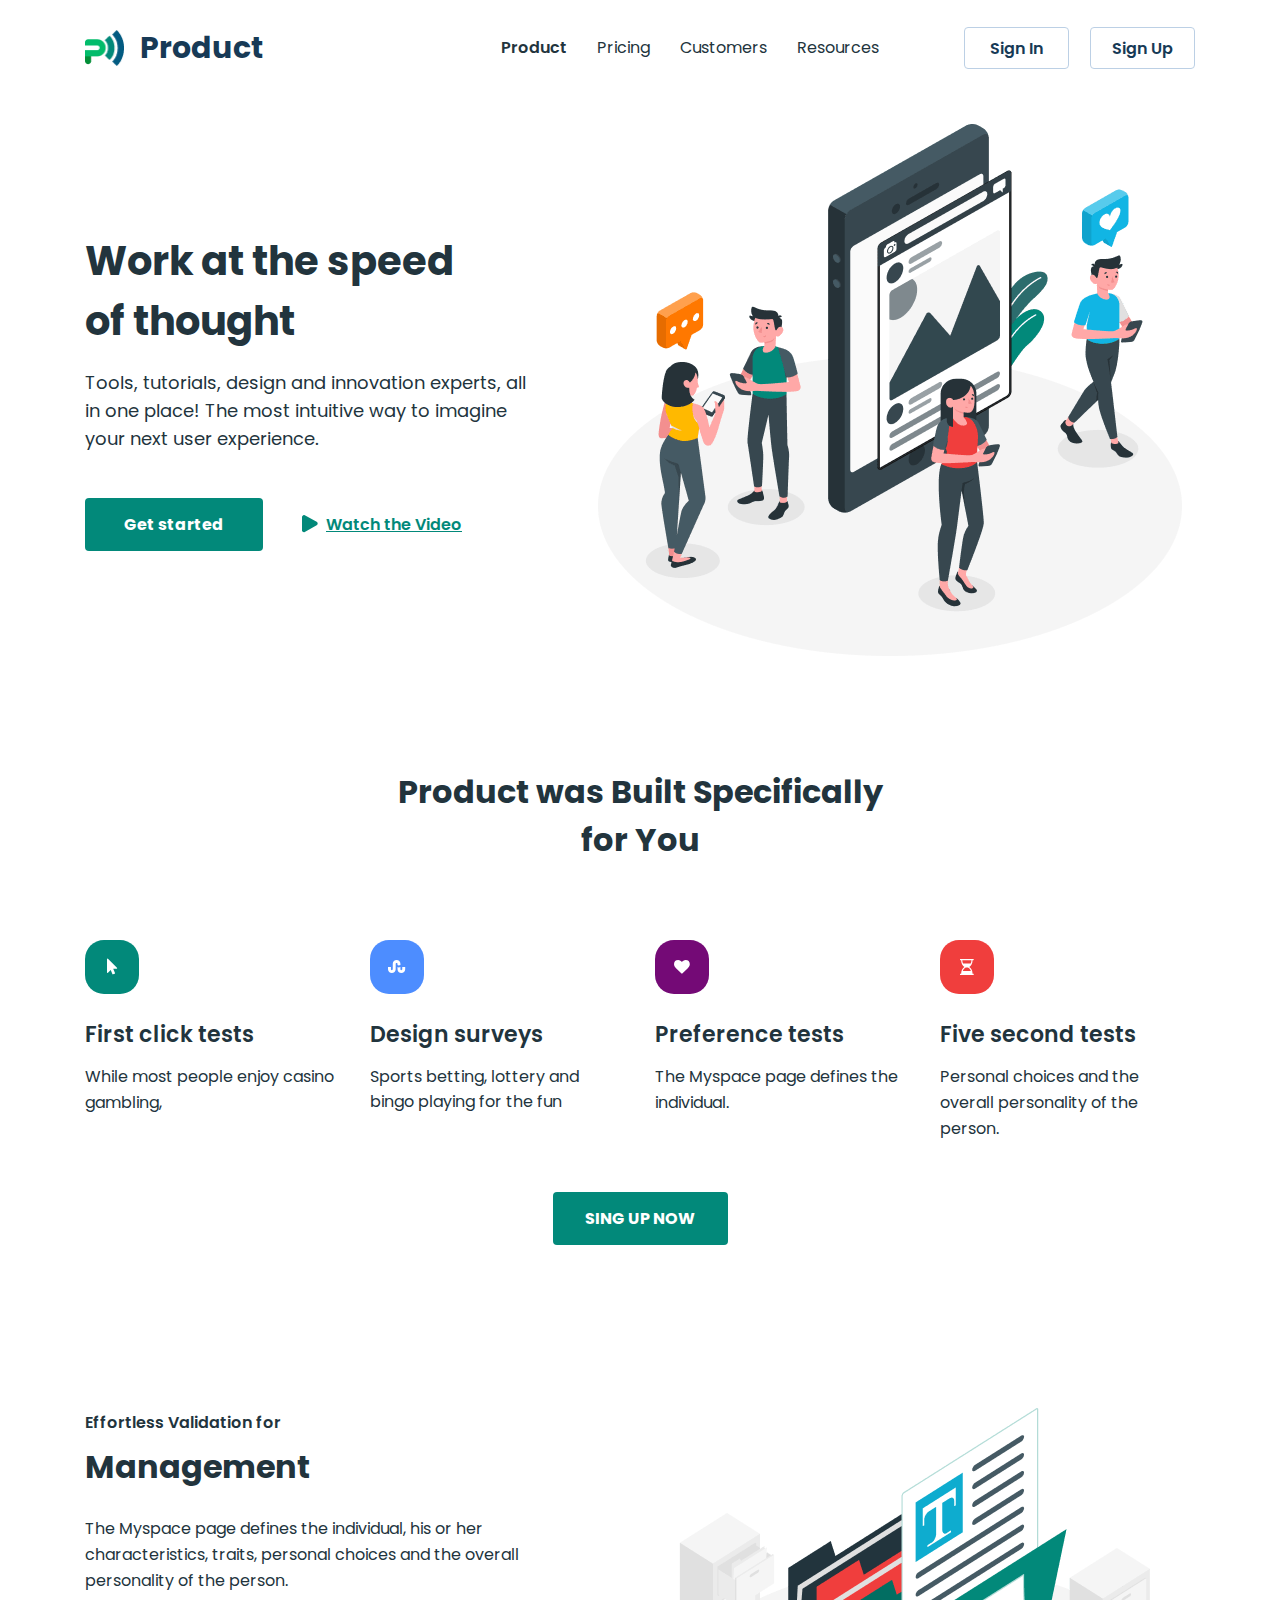
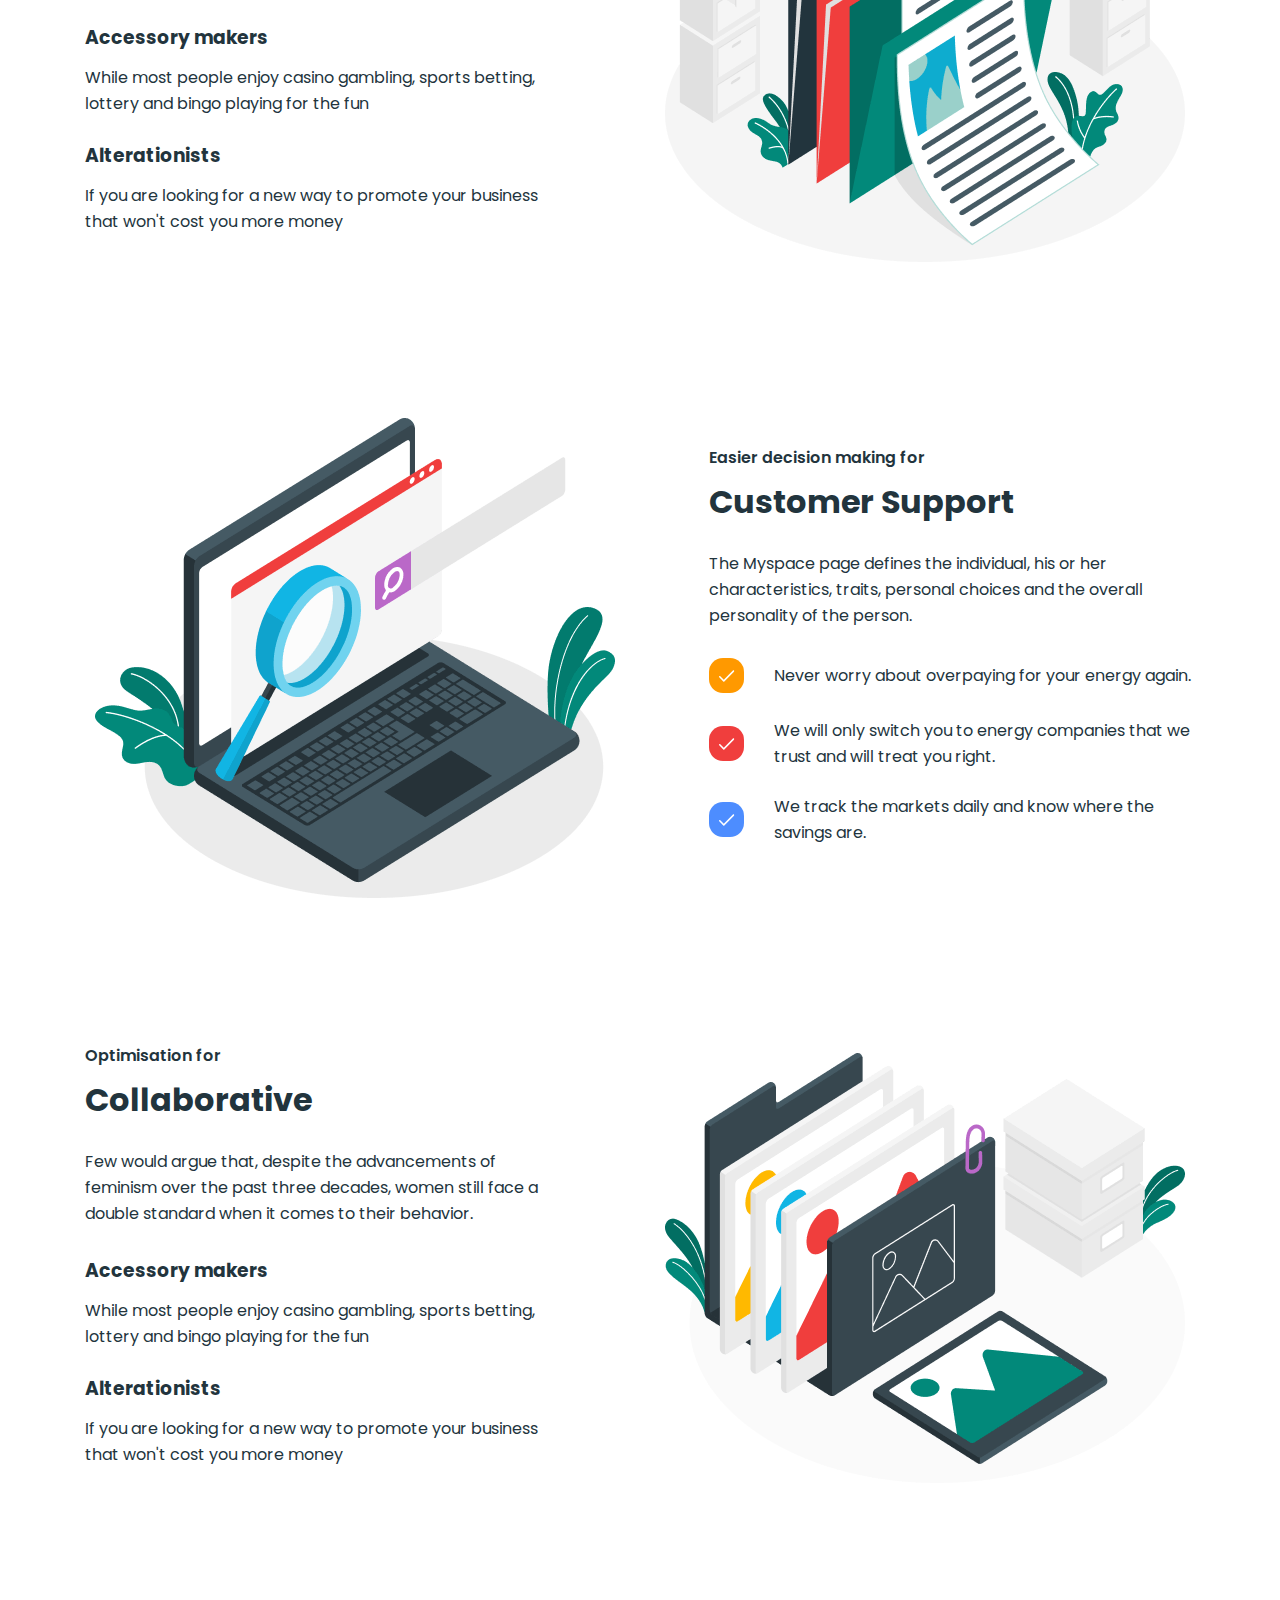
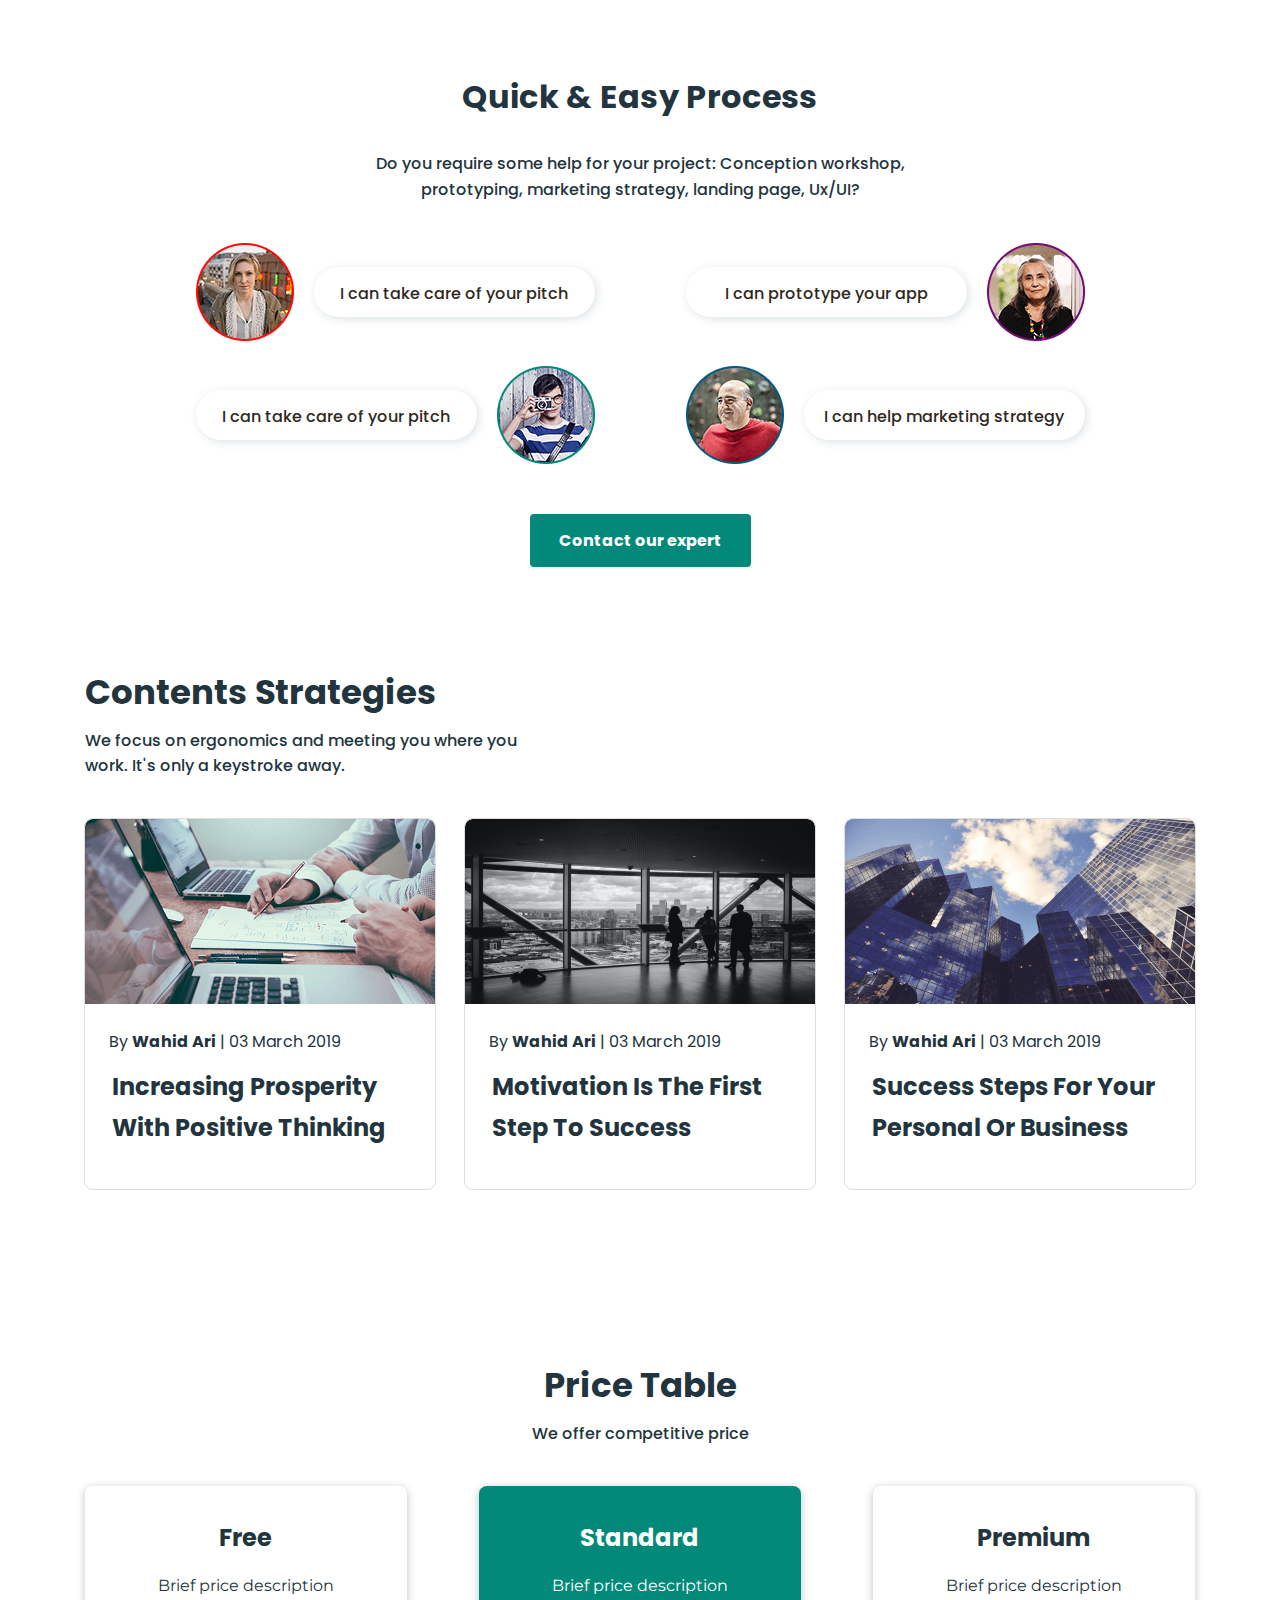
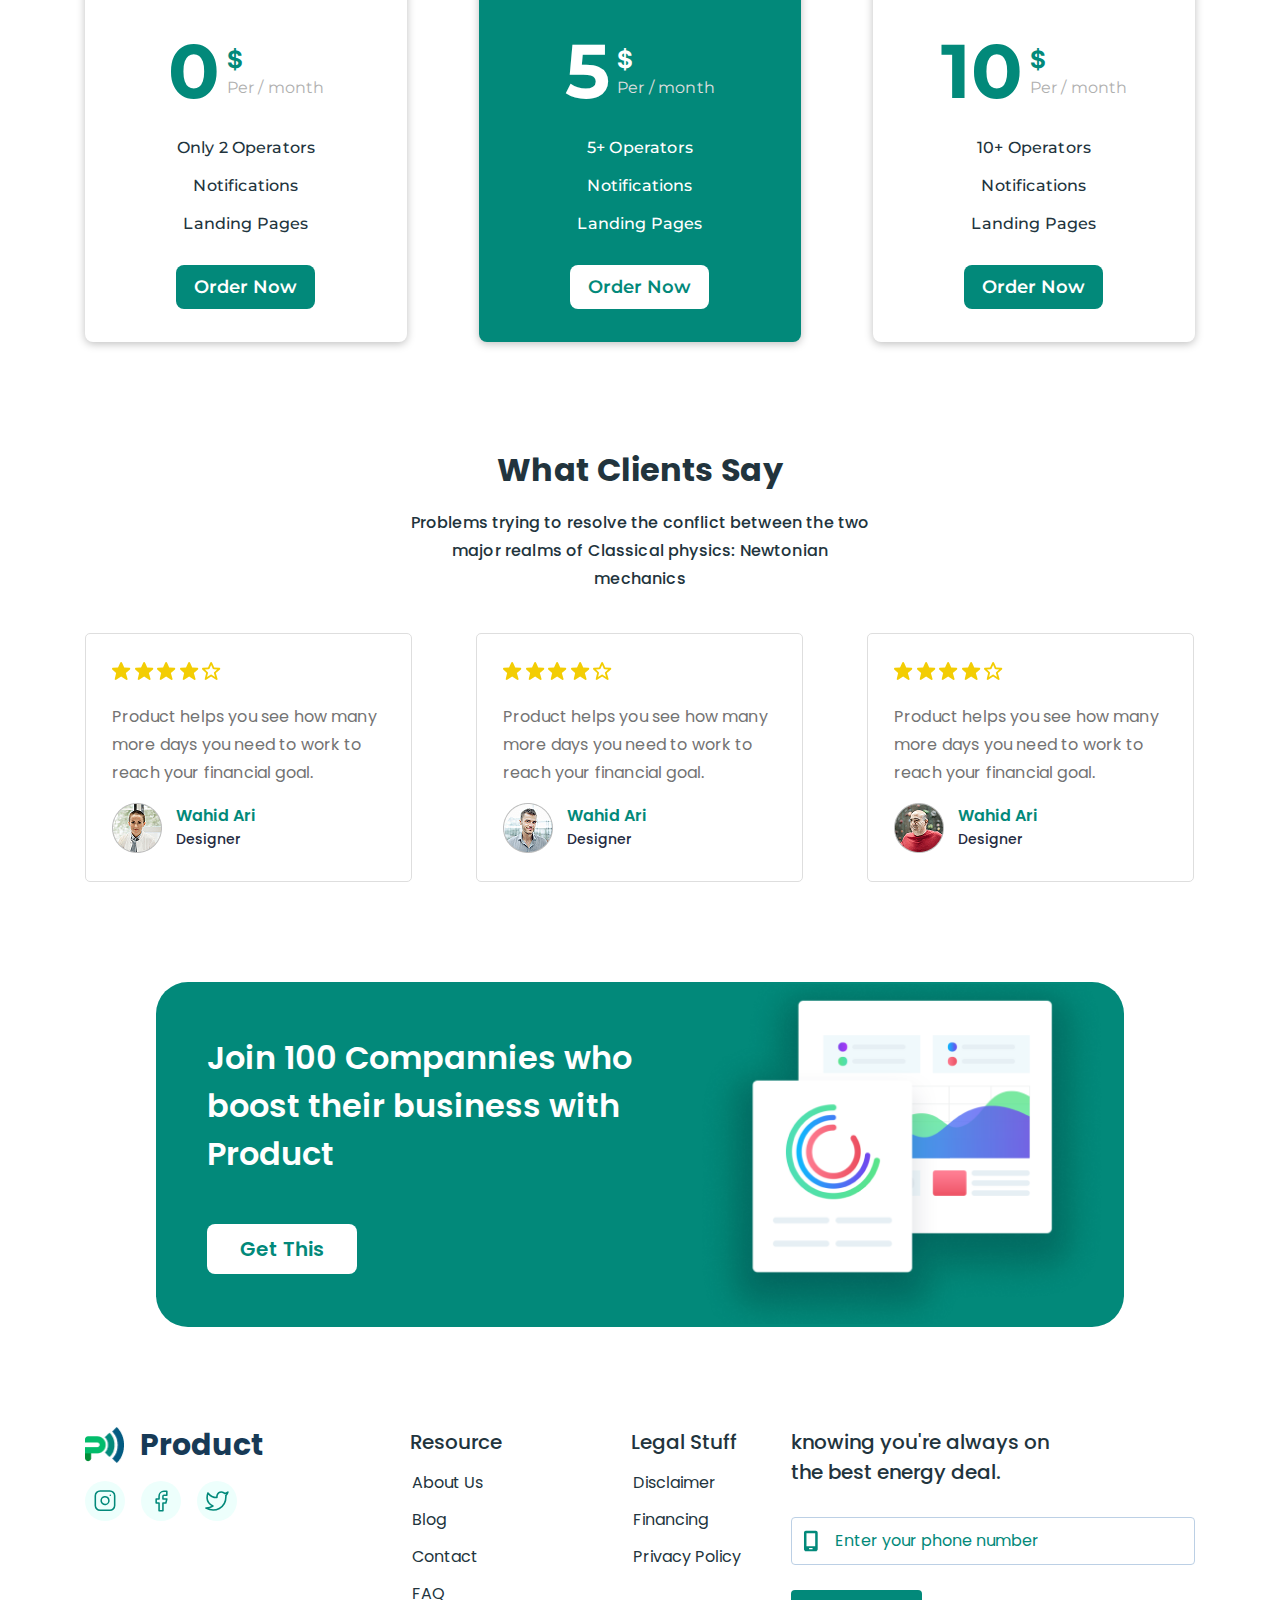
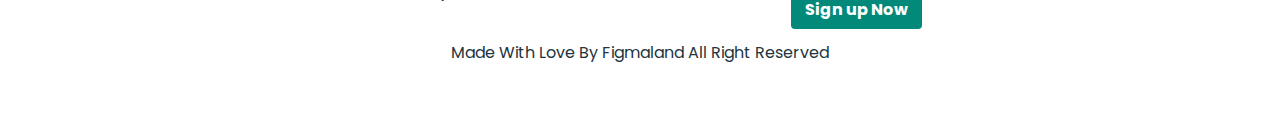
<file: index.html>
<!DOCTYPE html>
<html lang="en">
  <head>
    <meta charset="UTF-8" />
    <meta name="viewport" content="width=device-width, initial-scale=1.0" />

    <!-- Fonts -->
    <link rel="preconnect" href="https://fonts.googleapis.com" />
    <link rel="preconnect" href="https://fonts.gstatic.com" crossorigin />
    <link
      href="https://fonts.googleapis.com/css2?family=Inter:wght@100..900&family=Montserrat:wght@100..900&family=Poppins:wght@400;500;600;700;800;900&family=Roboto:wght@100..900&display=swap"
      rel="stylesheet"
    />

    <!-- Normalize CSS -->
    <link
      rel="stylesheet"
      href="https://cdnjs.cloudflare.com/ajax/libs/modern-normalize/3.0.1/modern-normalize.min.css"
      integrity="sha512-q6WgHqiHlKyOqslT/lgBgodhd03Wp4BEqKeW6nNtlOY4quzyG3VoQKFrieaCeSnuVseNKRGpGeDU3qPmabCANg=="
      crossorigin="anonymous"
      referrerpolicy="no-referrer"
    />

    <!-- Custom CSS -->
    <link rel="stylesheet" href="./css/styles.css" />

    <title>Bissnes promonion</title>
  </head>

  <body>
    <header class="header">
      <!-- (nav>(a>img)+ul>li*4>a)+ul>li*2>button -->
      <div class="container">
        <nav class="navigation">
          <a class="nav-logo" href="./index.html">
            <img class="nav-logo-img" src="./images/logo.png" alt="logo" />
            Product</a
          >
          <ul class="nav-list">
            <li class="nav-list-item">
              <a class="nav-list-link current" href="./index.html">Product</a>
            </li>
            <li class="nav-list-item">
              <a class="nav-list-link" href="./pricing.html">Pricing</a>
            </li>
            <li class="nav-list-item">
              <a class="nav-list-link" href="./customers.html">Customers</a>
            </li>
            <li class="nav-list-item">
              <a class="nav-list-link" href="./resources.html">Resources</a>
            </li>
          </ul>
        </nav>

        <ul class="header-list-btn">
          <li class="header-item-btn">
            <button
              class="header-btn sing-in"
              type="button"
              data-modal-open="login"
            >
              Sign In
            </button>
          </li>
          <li class="header-item-btn">
            <button
              class="header-btn sing-up"
              type="button"
              data-modal-open="signup"
            >
              Sign Up
            </button>
          </li>
        </ul>
      </div>
    </header>

    <main>
      <section class="hero">
        <div class="container">
          <div class="hero-wrap">
            <h1 class="hero-title">Work at the speed of thought</h1>
            <p class="hero-title-descr">
              Tools, tutorials, design and innovation experts, all in one place!
              The most intuitive way to imagine your next user experience.
            </p>
            <ul class="hero-list-btn">
              <li class="hero-list-item">
                <button
                  class="hero-btn get-started"
                  type="button"
                  data-modal-open="getstarted"
                >
                  Get started
                </button>
              </li>
              <li class="hero-list-item">
                <button class="hero-btn watch-btn" type="button">
                  <svg class="hero-btn-icon" width="16" height="18">
                    <use href="./images/icon.svg#icon-play"></use>
                  </svg>
                  Watch the Video
                </button>
              </li>
            </ul>
          </div>
          <img
            class="hero-img"
            src="./images/hero.png"
            alt="peopels and gatels"
            width="540"
          />
        </div>
      </section>

      <section class="specifically">
        <!-- h2+(ul>li*4>h3+p)+button -->
        <div class="container">
          <h2 class="specifically-title">
            Product was Built Specifically for You
          </h2>
          <ul class="specifically-list">
            <li class="specifically-item">
              <div class="spec-wrap green">
                <svg
                  class="specifically-wrap-icon"
                  width="11"
                  height="18"
                  viewBox="0 0 11 18"
                >
                  <use href="./images/icon.svg#icon-cursor"></use>
                </svg>
              </div>
              <h3 class="specifically-item-title">First click tests</h3>
              <p class="specifically-item-descr">
                While most people enjoy casino gambling,
              </p>
            </li>

            <li class="specifically-item">
              <div class="spec-wrap blue">
                <svg class="specifically-wrap-icon" width="18" height="18">
                  <use href="./images/icon.svg#icon-snack"></use>
                </svg>
              </div>
              <h3 class="specifically-item-title">Design surveys</h3>
              <p>Sports betting, lottery and bingo playing for the fun</p>
            </li>

            <li class="specifically-item">
              <div class="spec-wrap fiolet">
                <svg class="specifically-wrap-icon" width="16" height="18">
                  <use href="./images/icon.svg#icon-love"></use>
                </svg>
              </div>
              <h3 class="specifically-item-title">Preference tests</h3>
              <p class="specifically-item-descr">
                The Myspace page defines the individual.
              </p>
            </li>
            <li class="specifically-item">
              <div class="spec-wrap red">
                <svg class="specifically-wrap-icon" width="14" height="18">
                  <use href="./images/icon.svg#icon-time"></use>
                </svg>
              </div>
              <h3 class="specifically-item-title">Five second tests</h3>
              <p class="specifically-item-descr">
                Personal choices and the overall personality of the person.
              </p>
            </li>
          </ul>
          <button class="specifically-btn" type="button">Sing up now</button>
        </div>
      </section>

      <section class="management">
        <!-- (h2>span)+p+(ul>li*2>h3+p)+img -->
        <div class="container">
          <div class="management-wrap">
            <h2 class="wrap-title">
              <span class="wrap-title-note">Effortless Validation for </span
              >Management
            </h2>
            <p class="wrap-text">
              The Myspace page defines the individual, his or her
              characteristics, traits, personal choices and the overall
              personality of the person.
            </p>

            <ul class="wrap-list">
              <li class="wrap-list-item">
                <h3 class="list-item-title">Accessory makers</h3>
                <p class="list-item-text">
                  While most people enjoy casino gambling, sports betting,
                  lottery and bingo playing for the fun
                </p>
              </li>
              <li class="wrap-list-item">
                <h3 class="list-item-title">Alterationists</h3>
                <p class="list-item-text">
                  If you are looking for a new way to promote your business that
                  won&#39;t cost you more money
                </p>
              </li>
            </ul>
          </div>
          <img
            class="wrap-img"
            src="./images/managemen.png"
            alt="files"
            width="540"
          />
        </div>
      </section>

      <section class="support">
        <!-- (h2>span)+p+(ul>li*3>p)+img -->
        <div class="container">
          <div class="support-wrap">
            <h2 class="wrap-title">
              <span class="wrap-title-note">Easier decision making for </span
              >Customer Support
            </h2>
            <p class="wrap-text">
              The Myspace page defines the individual, his or her
              characteristics, traits, personal choices and the overall
              personality of the person.
            </p>
            <ul class="wrap-list">
              <li class="wrap-list-item support-flex">
                <div class="support-item-wrap orangen">
                  <svg class="support-wrap-icon" width="16" height="12">
                    <use href="./images/icon.svg#icon-done"></use>
                  </svg>
                </div>
                <p class="list-item-text">
                  Never worry about overpaying for your energy again.
                </p>
              </li>
              <li class="wrap-list-item support-flex">
                <div class="support-item-wrap red">
                  <svg class="support-wrap-icon" width="16" height="12">
                    <use href="./images/icon.svg#icon-done"></use>
                  </svg>
                </div>
                <p class="list-item-text">
                  We will only switch you to energy companies that we trust and
                  will treat you right.
                </p>
              </li>
              <li class="wrap-list-item support-flex">
                <div class="support-item-wrap blue">
                  <svg class="support-wrap-icon" width="16" height="12">
                    <use href="./images/icon.svg#icon-done"></use>
                  </svg>
                </div>
                <p class="list-item-text">
                  We track the markets daily and know where the savings are.
                </p>
              </li>
            </ul>
          </div>
          <img
            class="wrap-img"
            src="./images/support.png"
            alt="laptop"
            width="540"
          />
        </div>
      </section>

      <section class="collaborative">
        <!-- (h3>span)+p+(ul>li*2>h3*p)+img -->
        <div class="container">
          <div class="collaborative-wrap">
            <h2 class="wrap-title">
              <span class="wrap-title-note">Optimisation for </span
              >Collaborative
            </h2>
            <p class="wrap-text">
              Few would argue that, despite the advancements of feminism over
              the past three decades, women still face a double standard when it
              comes to their behavior.
            </p>

            <ul class="wrap-list">
              <li class="wrap-list-item">
                <h3 class="list-item-title">Accessory makers</h3>
                <p class="list-item-text">
                  While most people enjoy casino gambling, sports betting,
                  lottery and bingo playing for the fun
                </p>
              </li>
              <li class="wrap-list-item">
                <h3 class="list-item-title">Alterationists</h3>
                <p class="list-item-text">
                  If you are looking for a new way to promote your business that
                  won&#39;t cost you more money
                </p>
              </li>
            </ul>
          </div>
          <img
            class="wrap-img"
            src="./images/collaboration.png"
            alt="files"
            width="540"
          />
        </div>
      </section>

      <section class="process">
        <!-- h2+p+(ul>li*4>img+p)+button -->
        <div class="container">
          <h2 class="process-title">Quick & Easy Process</h2>
          <p class="process-text">
            Do you require some help for your project: Conception workshop,
            prototyping, marketing strategy, landing page, Ux/UI?
          </p>
          <ul class="process-list">
            <li class="process-list-item">
              <img
                class="process-item-img"
                src="./images/avatar4.png"
                alt="girl"
                width="98"
              />
              <p class="process-item-text">I can take care of your pitch</p>
            </li>
            <li class="process-list-item row-reverse">
              <img
                class="process-item-img"
                src="./images/avatar1.png"
                alt="woman"
                width="98"
              />
              <p class="process-item-text">I can prototype your app</p>
            </li>
            <li class="process-list-item row-reverse">
              <img
                class="process-item-img"
                src="./images/avatar2.png"
                alt="boy"
                width="98"
              />
              <p class="process-item-text">I can take care of your pitch</p>
            </li>
            <li class="process-list-item">
              <img
                class="process-item-img"
                src="./images/avatar3.png"
                alt="man"
                width="98"
              />
              <p class="process-item-text">I can help marketing strategy</p>
            </li>
          </ul>
          <button class="process-btn" type="button">Contact our expert</button>
        </div>
      </section>

      <section class="strategies">
        <!-- h2+p+(ul>li*3>img+p+h3) -->
        <div class="container">
          <h2 class="strategies-title">Contents Strategies</h2>
          <p class="strategies-text">
            We focus on ergonomics and meeting you where you work. It's only a
            keystroke away.
          </p>
          <ul class="strategies-list">
            <li class="strategies-list-item">
              <img
                class="strategies-list-img"
                src="./images/imagehend.png"
                alt="hands"
              />
              <div class="strategies-content">
                <p class="strategies-item-descr">
                  By <span class="bolt-text">Wahid Ari</span> | 03 March 2019
                </p>
                <h3 class="strategies-item-title">
                  Increasing Prosperity With Positive Thinking
                </h3>
              </div>
            </li>
            <li class="strategies-list-item">
              <img
                class="strategies-list-img"
                src="./images/imagepeople.png"
                alt="peopels"
              />
              <div class="strategies-content">
                <p class="strategies-item-descr">
                  By <span class="bolt-text">Wahid Ari</span> | 03 March 2019
                </p>
                <h3 class="strategies-item-title">
                  Motivation Is The First Step To Success
                </h3>
              </div>
            </li>
            <li class="strategies-list-item">
              <img
                class="strategies-list-img"
                src="./images/imageort.png"
                alt="city"
              />
              <div class="strategies-content">
                <p class="strategies-item-descr">
                  By <span class="bolt-text">Wahid Ari</span> | 03 March 2019
                </p>
                <h3 class="strategies-item-title">
                  Success Steps For Your Personal Or Business
                </h3>
              </div>
            </li>
          </ul>
        </div>
      </section>

      <section class="price">
        <!-- h2+p+ul>li*3>h3+p*4+(ul>li*3>p)+button) -->
        <div class="container">
          <h2 class="price-title">Price Table</h2>
          <p class="price-text">We offer competitive price</p>
          <ul class="price-list">
            <li class="price-list-card">
              <h3 class="price-card-title">Free</h3>
              <p class="price-card-text font-montserrat">
                Brief price description
              </p>
              <div class="card-cost">
                <p class="price-cost-value font-montserrat">0</p>
                <div class="card-cost-list">
                  <p class="price-cost-currency font-inter">$</p>
                  <p class="price-cost-period font-montserrat">Per / month</p>
                </div>
              </div>
              <ul class="price-cards-benefits">
                <li class="benefits-item">
                  <p class="benefits-item-text font-montserrat">
                    Only 2 Operators
                  </p>
                </li>
                <li class="benefits-item">
                  <p class="benefits-item-text font-montserrat">
                    Notifications
                  </p>
                </li>
                <li class="benefits-item">
                  <p class="benefits-item-text font-montserrat">
                    Landing Pages
                  </p>
                </li>
              </ul>
              <button class="price-order-btn font-montserrat" type="button">
                Order Now
              </button>
            </li>

            <li class="price-list-card price-list-card-accent">
              <h3 class="price-card-title">Standard</h3>
              <p class="price-card-text font-montserrat">
                Brief price description
              </p>
              <div class="card-cost">
                <p class="price-cost-value price-cost-accent font-montserrat">
                  5
                </p>
                <div class="card-cost-list">
                  <p class="price-cost-currency price-cost-accent font-inter">
                    $
                  </p>
                  <p
                    class="price-cost-period price-period-accent font-montserrat"
                  >
                    Per / month
                  </p>
                </div>
              </div>
              <ul class="price-cards-benefits">
                <li class="benefits-item">
                  <p class="benefits-item-text font-montserrat">5+ Operators</p>
                </li>
                <li class="benefits-item">
                  <p class="benefits-item-text font-montserrat">
                    Notifications
                  </p>
                </li>
                <li class="benefits-item">
                  <p class="benefits-item-text font-montserrat">
                    Landing Pages
                  </p>
                </li>
              </ul>
              <button
                class="price-order-btn price-order-btn-accent font-montserrat"
                type="button"
              >
                Order Now
              </button>
            </li>

            <li class="price-list-card">
              <h3 class="price-card-title">Premium</h3>
              <p class="price-card-text font-montserrat">
                Brief price description
              </p>
              <div class="card-cost">
                <p class="price-cost-value font-montserrat">10</p>
                <div class="card-cost-list">
                  <p class="price-cost-currency font-inter">$</p>
                  <p class="price-cost-period font-montserrat">Per / month</p>
                </div>
              </div>
              <ul class="price-cards-benefits">
                <li class="benefits-item">
                  <p class="benefits-item-text font-montserrat">
                    10+ Operators
                  </p>
                </li>
                <li class="benefits-item">
                  <p class="benefits-item-text font-montserrat">
                    Notifications
                  </p>
                </li>
                <li class="benefits-item">
                  <p class="benefits-item-text font-montserrat">
                    Landing Pages
                  </p>
                </li>
              </ul>
              <button class="price-order-btn font-montserrat" type="button">
                Order Now
              </button>
            </li>
          </ul>
        </div>
      </section>

      <section class="feedback">
        <div class="container">
          <h2 class="feedback-title">What Clients Say</h2>
          <p class="feedback-text">
            Problems trying to resolve the conflict between the two major realms
            of Classical physics: Newtonian mechanics
          </p>

          <ul class="feedback-list">
            <li class="clients-card">
              <ul class="clients-stars-list">
                <li>
                  <svg class="rating-star" width="19" height="18">
                    <use href="./images/icon.svg#icon-star"></use>
                  </svg>
                </li>
                <li>
                  <svg class="rating-star" width="19" height="18">
                    <use href="./images/icon.svg#icon-star"></use>
                  </svg>
                </li>
                <li>
                  <svg class="rating-star" width="19" height="18">
                    <use href="./images/icon.svg#icon-star"></use>
                  </svg>
                </li>
                <li>
                  <svg class="rating-star" width="19" height="18">
                    <use href="./images/icon.svg#icon-star"></use>
                  </svg>
                </li>
                <li>
                  <svg class="rating-star" width="19" height="18">
                    <use href="./images/icon.svg#icon-star-border"></use>
                  </svg>
                </li>
              </ul>
              <p class="clients-comment">
                Product helps you see how many more days you need to work to
                reach your financial goal.
              </p>
              <div class="clients-daten">
                <img
                  class="clients-img"
                  src="./images/Ellipse1.png"
                  alt="the person who wrote the review"
                />
                <div class="clients-daten-text">
                  <h3 class="clients-name">Wahid Ari</h3>
                  <p class="clients-category">Designer</p>
                </div>
              </div>
            </li>

            <li class="clients-card">
              <ul class="clients-stars-list">
                <li>
                  <svg class="rating-star" width="19" height="18">
                    <use href="./images/icon.svg#icon-star"></use>
                  </svg>
                </li>
                <li>
                  <svg class="rating-star" width="19" height="18">
                    <use href="./images/icon.svg#icon-star"></use>
                  </svg>
                </li>
                <li>
                  <svg class="rating-star" width="19" height="18">
                    <use href="./images/icon.svg#icon-star"></use>
                  </svg>
                </li>
                <li>
                  <svg class="rating-star" width="19" height="18">
                    <use href="./images/icon.svg#icon-star"></use>
                  </svg>
                </li>
                <li>
                  <svg class="rating-star" width="19" height="18">
                    <use href="./images/icon.svg#icon-star-border"></use>
                  </svg>
                </li>
              </ul>
              <p class="clients-comment">
                Product helps you see how many more days you need to work to
                reach your financial goal.
              </p>
              <div class="clients-daten">
                <img
                  class="clients-img"
                  src="./images/Ellipse2.png"
                  alt="the person who wrote the review"
                />
                <div class="clients-daten-text">
                  <h3 class="clients-name">Wahid Ari</h3>
                  <p class="clients-category">Designer</p>
                </div>
              </div>
            </li>

            <li class="clients-card">
              <ul class="clients-stars-list">
                <li>
                  <svg class="rating-star" width="19" height="18">
                    <use href="./images/icon.svg#icon-star"></use>
                  </svg>
                </li>
                <li>
                  <svg class="rating-star" width="19" height="18">
                    <use href="./images/icon.svg#icon-star"></use>
                  </svg>
                </li>
                <li>
                  <svg class="rating-star" width="19" height="18">
                    <use href="./images/icon.svg#icon-star"></use>
                  </svg>
                </li>
                <li>
                  <svg class="rating-star" width="19" height="18">
                    <use href="./images/icon.svg#icon-star"></use>
                  </svg>
                </li>
                <li>
                  <svg class="rating-star" width="19" height="18">
                    <use href="./images/icon.svg#icon-star-border"></use>
                  </svg>
                </li>
              </ul>
              <p class="clients-comment">
                Product helps you see how many more days you need to work to
                reach your financial goal.
              </p>
              <div class="clients-daten">
                <img
                  class="clients-img"
                  src="./images/Ellipse3.png"
                  alt="the person who wrote the review"
                />
                <div class="clients-daten-text">
                  <h3 class="clients-name">Wahid Ari</h3>
                  <p class="clients-category">Designer</p>
                </div>
              </div>
            </li>
          </ul>
        </div>
      </section>

      <section class="promo">
        <div class="promo-container">
          <!-- h2+p+button+img -->
          <div class="promo-content">
            <h2 class="visually-hidden">Promo</h2>
            <p class="promo-content-slogan">
              Join 100 Compannies who boost their business with Product
            </p>
            <button class="promo-content-btn" type="button">Get This</button>
          </div>
          <img
            class="promo-img"
            src="./images/graphics.png"
            alt="graphics"
            width="351"
          />
        </div>
      </section>
    </main>

    <footer class="footer">
      <div class="container">
        <!-- (a>img)+p+(ul>li*4>a)+p+ul>li*3>a -->
        <div class="footer-soc footer-section">
          <a class="footer-logo" href="./index.html">
            <img class="footer-logo-img" src="/images/logo.png" alt="logo" />
            Product</a
          >
          <ul class="footer-social-list">
            <li class="footer-social-item">
              <a class="footer-social-link" href="insagram.com">
                <svg class="footer-social-icon" width="24" height="24">
                  <use href="./images/icon.svg#icon-instagram"></use>
                </svg>
              </a>
            </li>
            <li class="footer-social-item">
              <a class="footer-social-link" href="facebook.com">
                <svg class="footer-social-icon" width="24" height="24">
                  <use href="./images/icon.svg#icon-facebook"></use>
                </svg>
              </a>
            </li>
            <li class="footer-social-item">
              <a class="footer-social-link" href="twitter.com">
                <svg class="footer-social-icon" width="24" height="24">
                  <use href="./images/icon.svg#icon-twitter"></use>
                </svg>
              </a>
            </li>
          </ul>
        </div>

        <div class="footer-content">
          <p class="footer-content-title">Resource</p>
          <ul class="footer-content-list">
            <li class="footer-content-item">
              <a class="footer-content-link" href="">About Us</a>
            </li>
            <li class="footer-content-item">
              <a class="footer-content-link" href="">Blog</a>
            </li>
            <li class="footer-content-item">
              <a class="footer-content-link" href="">Contact</a>
            </li>
            <li class="footer-content-item">
              <a class="footer-content-link" href="">FAQ</a>
            </li>
          </ul>
        </div>

        <div class="footer-legal">
          <p class="footer-legal-title">Legal Stuff</p>
          <ul class="footer-legal-list">
            <li class="footer-legal-item">
              <a class="footer-legal-link" href="">Disclaimer</a>
            </li>
            <li class="footer-legal-item">
              <a class="footer-legal-link" href="">Financing</a>
            </li>
            <li class="footer-legal-item">
              <a class="footer-legal-link" href="">Privacy Policy</a>
            </li>
          </ul>
        </div>

        <div class="footer-sub">
          <p class="footer-sub-title">
            knowing you're always on the best energy deal.
          </p>
          <form
            class="footer-form"
            name="subscribe-form"
            autocomplete="off"
            method="post"
          >
            <div class="footer-form-field">
              <label class="footer-form-label" for="form-subscribe-tel"></label>
              <div class="footer-form-wrapper">
                <input
                  class="footer-form-input"
                  type="tel"
                  id="form-subscribe-tel"
                  name="form-subscribe-tel"
                  placeholder="Enter your phone number"
                  required
                  pattern="^\+?[0-9\s\-\(\)]{7,15}$"
                />
                <svg class="footer-form-icon" width="16" height="24">
                  <use href="./images/icon.svg#icon-mobile-screen"></use>
                </svg>
              </div>
            </div>
            <button class="footer-form-btn" type="submit">Sign up Now</button>
          </form>
        </div>
        <p class="footer-slogan">
          Made With Love By Figmaland All Right Reserved
        </p>
      </div>
    </footer>

    <!-- getstarted Modal Window -->
    <div class="backdrop" data-modal="getstarted">
      <div class="getstarted-modal">
        <button
          class="getstarted-modal-close"
          type="button"
          data-modal-close="getstarted"
        >
          <svg class="getstarted-modal-close-icon" width="24" height="24">
            <use href="./images/icon.svg#icon-close"></use>
          </svg>
        </button>
        <div class="getstarted-modal-info">
          <p class="getstarted-modal-caption">Contact Us</p>
          <p class="getstarted-modal-text">
            Need more detailed information? Get in touch with us.
          </p>
          <ul class="footer-social-list">
            <li class="footer-social-item">
              <a class="footer-social-link" href="insagram.com">
                <svg class="footer-social-icon" width="24" height="24">
                  <use href="./images/icon.svg#icon-instagram"></use>
                </svg>
              </a>
            </li>
            <li class="footer-social-item">
              <a class="footer-social-link" href="facebook.com">
                <svg class="footer-social-icon" width="24" height="24">
                  <use href="./images/icon.svg#icon-facebook"></use>
                </svg>
              </a>
            </li>
            <li class="footer-social-item">
              <a class="footer-social-link" href="twitter.com">
                <svg class="footer-social-icon" width="24" height="24">
                  <use href="./images/icon.svg#icon-twitter"></use>
                </svg>
              </a>
            </li>
          </ul>
          <img
            class="getstarted-modal-map"
            src="./images/resources-page/map-screen.jpg"
            alt="map-screen"
            width="871"
          />
        </div>

        <div class="getstarted-modal-wrap">
          <p class="getstarted-modal-form-caption">Send a message</p>
          <form
            class="getstarted-modal-form"
            name="review"
            autocomplete="off"
            method="post"
          >
            <label
              class="getstarted-modal-form-label visually-hidden"
              for="user-name"
              >Your Name</label
            >
            <input
              class="getstarted-modal-form-input"
              type="text"
              id="user-name"
              name="user-name"
              placeholder="Your Name"
              required
            />

            <label
              class="getstarted-modal-form-label visually-hidden"
              for="user-email"
              >Your Email</label
            >
            <input
              class="getstarted-modal-form-input"
              type="email"
              id="user-email"
              name="user-email"
              placeholder="Your Email"
              required
            />

            <label
              class="getstarted-modal-form-label visually-hidden"
              for="user-message"
              >Your Message</label
            >
            <textarea
              class="getstarted-modal-form-message"
              id="user-message"
              name="user-message"
              rows="4"
              placeholder="Your Message"
              required
              minlength="10"
              maxlength="1000"
            ></textarea>

            <button class="getstarted-modal-form-btn" type="submit">
              Send
            </button>
          </form>
        </div>
      </div>
    </div>

    <!-- SignIn Modal Window -->
    <div class="backdrop" data-modal="login">
      <div class="login-modal font-montserrat">
        <button
          class="login-modal-close"
          type="button"
          data-modal-close="login"
        >
          <svg
            class="login-modal-close-icon"
            viewBox="0 0 28 28"
            width="18"
            height="18"
          >
            <use href="./images/icon.svg#icon-close"></use>
          </svg>
        </button>
        <p class="login-modal-title">Sign In</p>
        <form
          class="login-modal-form"
          name="review"
          autocomplete="off"
          method="post"
        >
          <div class="login-box">
            <label
              class="login-modal-form-label visually-hidden"
              for="login-email"
              >Email</label
            >
            <input
              class="login-modal-form-input"
              type="email"
              id="login-email"
              name="login-email"
              placeholder="Email"
              required
            />
            <label
              class="login-modal-form-label visually-hidden"
              for="user-password"
              >Password</label
            >
            <input
              class="login-modal-form-input"
              type="password"
              id="user-password"
              name="user-password"
              placeholder="Password"
              required
            />
          </div>
          <a class="login-modal-forgot" href="">Forgot password?</a>
          <button class="login-modal-form-btn" type="submit">Login</button>

          <p class="login-modal-signup">
            Your don&#39;t have an account?
            <a class="login-modal-signup-link" href="">Sign Up</a>
          </p>
        </form>
      </div>
    </div>

    <!-- Signup Modal Window -->
    <div class="backdrop" data-modal="signup">
      <div class="login-modal font-montserrat">
        <button
          class="login-modal-close"
          type="button"
          data-modal-close="signup"
        >
          <svg
            class="login-modal-close-icon"
            viewBox="0 0 28 28"
            width="18"
            height="18"
          >
            <use href="./images/icon.svg#icon-close"></use>
          </svg>
        </button>
        <p class="login-modal-title">Sign Up</p>
        <form
          class="signup-modal-form"
          name="review"
          autocomplete="off"
          method="post"
        >
          <div class="signup-box">
            <label
              class="login-modal-form-label visually-hidden"
              for="signup-email"
              >Email</label
            >
            <input
              class="login-modal-form-input"
              type="email"
              id="signup-email"
              name="signup-email"
              placeholder="Email"
              required
            />
            <label
              class="login-modal-form-label visually-hidden"
              for="signup-password"
              >Password</label
            >
            <input
              class="login-modal-form-input"
              type="password"
              id="signup-password"
              name="signup-password"
              placeholder="Create password"
              required
            />
            <label
              class="login-modal-form-label visually-hidden"
              for="signup-password-confirm"
              >Password</label
            >
            <input
              class="login-modal-form-input"
              type="password"
              id="signup-password-confirm"
              name="signup-password-confirm"
              placeholder="Confirm password"
              required
            />
          </div>
          <button class="login-modal-form-btn" type="submit">Register</button>

          <p class="login-modal-signup">
            Already throwing balls?
            <a class="login-modal-signup-link" href="">Sign In</a>
          </p>
        </form>
      </div>
    </div>

    <script src="./js/modal.js"></script>
  </body>
</html>
</file>
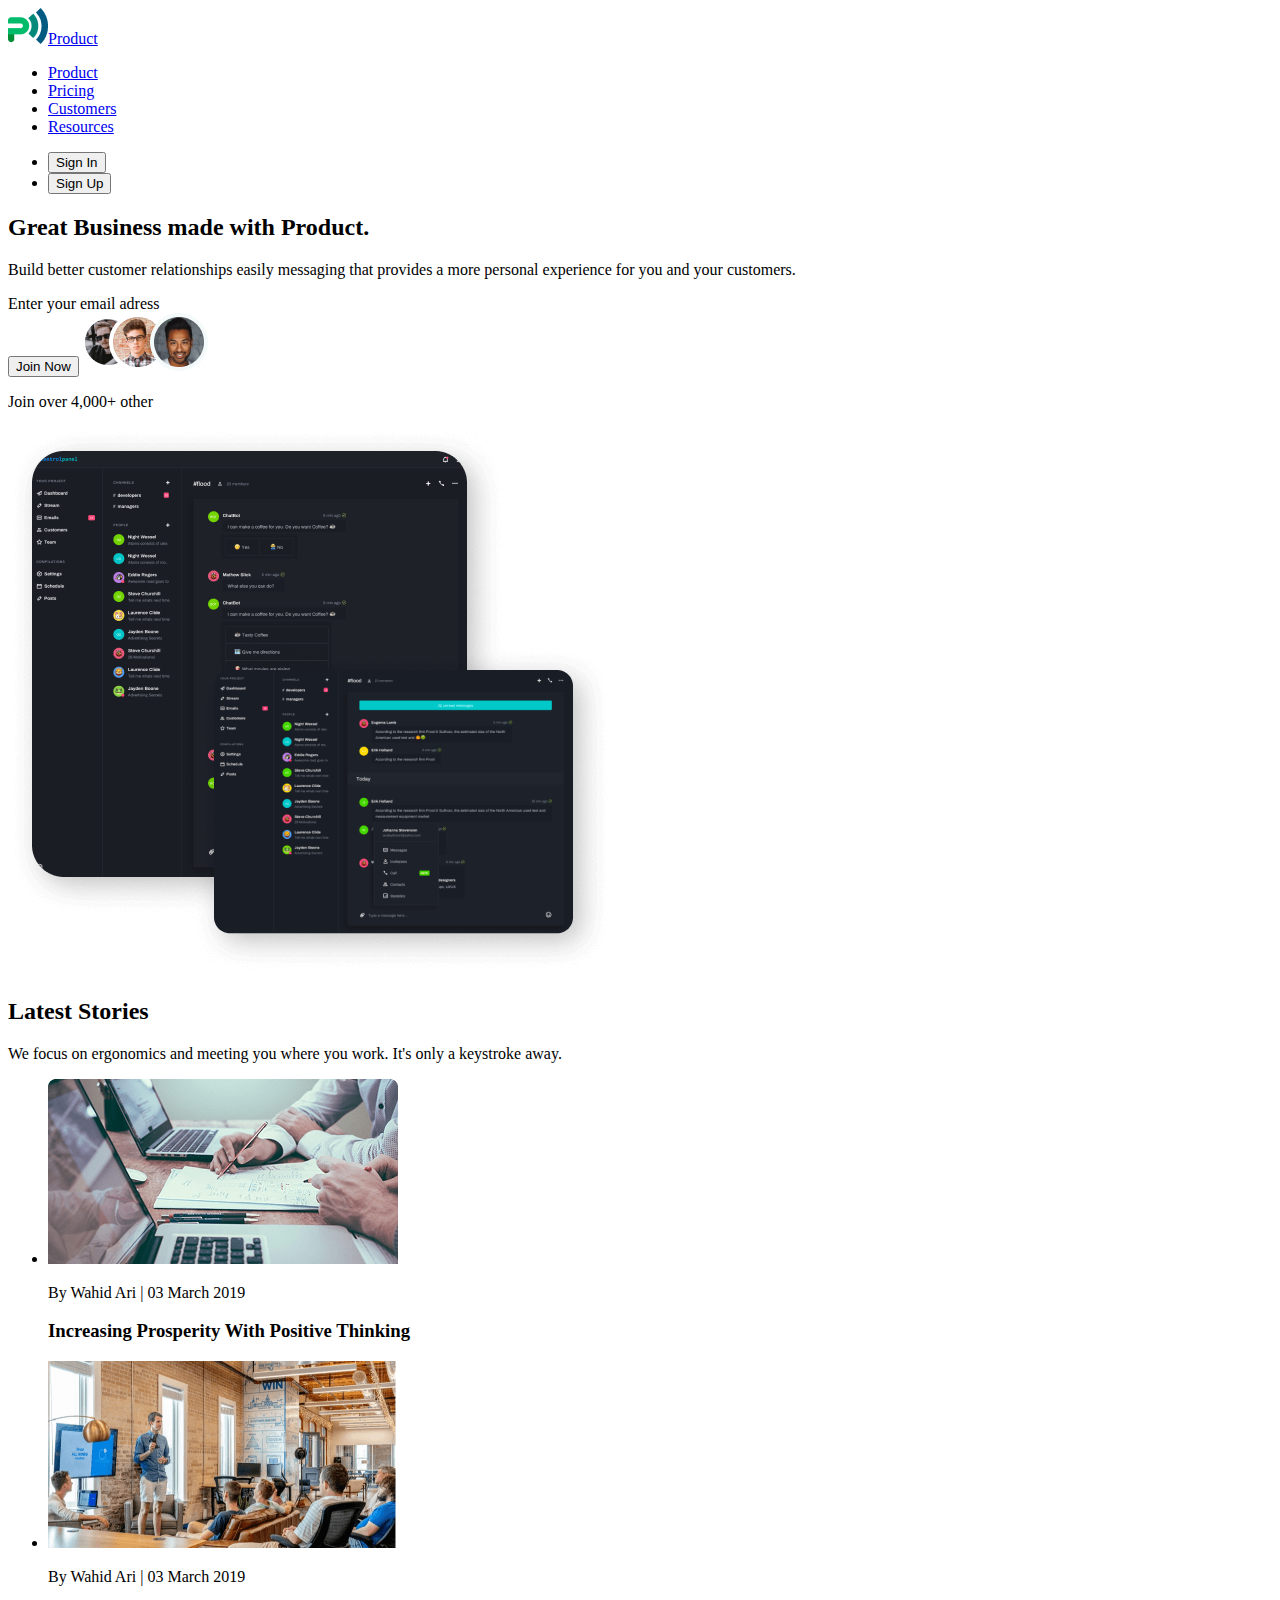
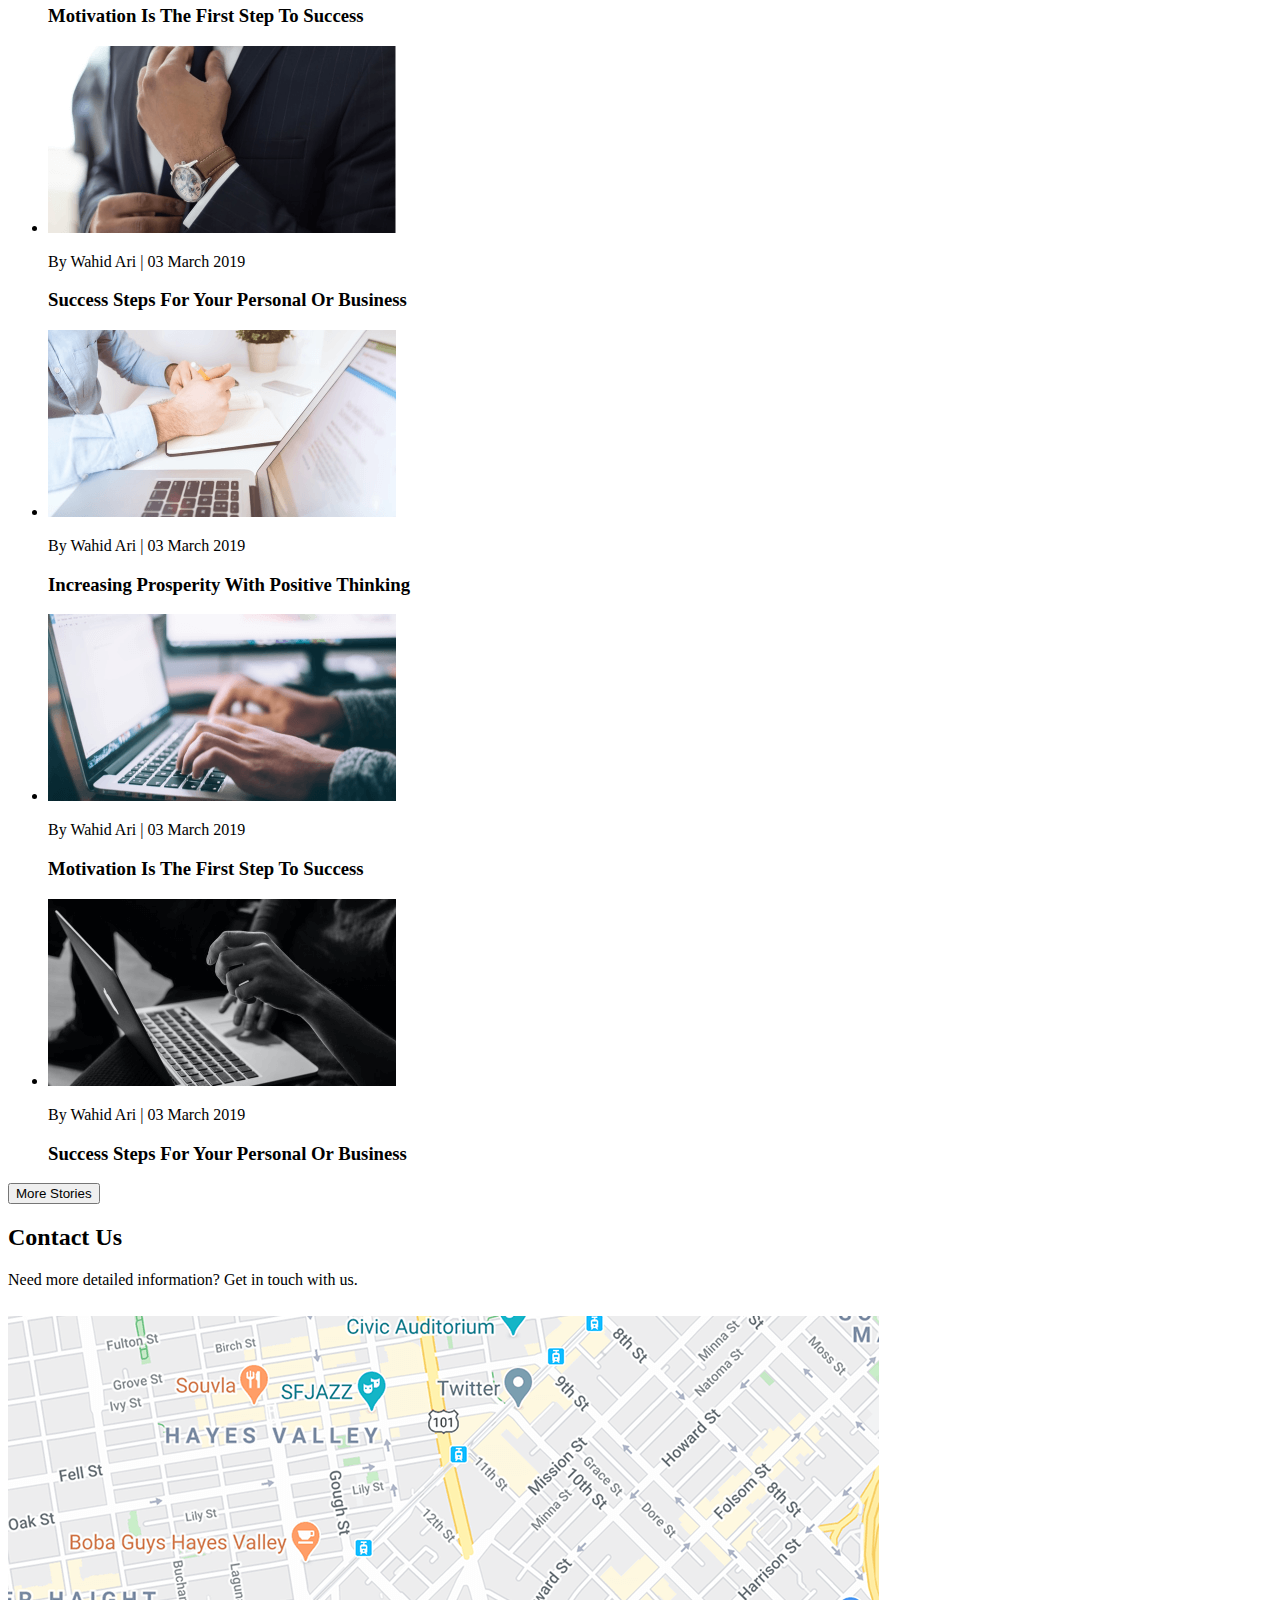
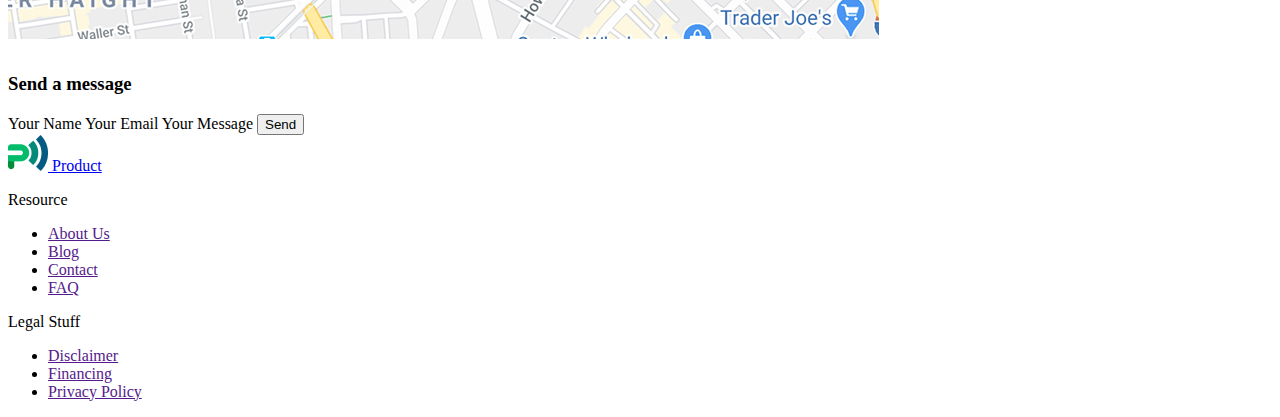
<file: resources.html>
<!DOCTYPE html>
<html lang="en">
  <head>
    <meta charset="UTF-8" />
    <meta name="viewport" content="width=device-width, initial-scale=1.0" />
    <title>Resources</title>
  </head>
  <body>
    <header>
      <!-- (nav>(a>img)+ul>li*4>a)+ul>li*2>button -->

      <nav>
        <a href="./index.html"
          ><img src="./images/logo.png" alt="logo" />Product</a
        >
        <ul>
          <li><a href="./index.html">Product</a></li>
          <li><a href="./pricing.html">Pricing</a></li>
          <li><a href="./customers.html">Customers</a></li>
          <li><a href="./resources.html">Resources</a></li>
        </ul>
      </nav>

      <ul>
        <li><button type="button">Sign In</button></li>
        <li><button type="button">Sign Up</button></li>
      </ul>
    </header>

    <main>
      <section class="hero">
        <h2>Great Business made with Product.</h2>
        <p>
          Build better customer relationships easily messaging that provides a
          more personal experience for you and your customers.
        </p>
        <form action="">Enter your email adress</form>
        <button>Join Now</button>

        <img src="./images/group-resources.png" alt="" />
        <p>Join over 4,000+ other</p>
        <img src="./images/group-screen.png" alt="" />
      </section>

      <section class="stories">
        <!-- h2+p+ul>li*6>img+p+h3 -->

        <h2>Latest Stories</h2>
        <p>
          We focus on ergonomics and meeting you where you work. It's only a
          keystroke away.
        </p>
        <ul>
          <li>
            <img src="./images/imagehend.png" alt="" />
            <p>By Wahid Ari | 03 March 2019</p>
            <h3>Increasing Prosperity With Positive Thinking</h3>
          </li>
          <li>
            <img src="./images/placeholder-2.png" alt="" />
            <p>By Wahid Ari | 03 March 2019</p>
            <h3>Motivation Is The First Step To Success</h3>
          </li>
          <li>
            <img src="./images/placeholder.png" alt="" />
            <p>By Wahid Ari | 03 March 2019</p>
            <h3>Success Steps For Your Personal Or Business</h3>
          </li>
          <li>
            <img src="./images/laceholder-5.png" alt="" />
            <p>By Wahid Ari | 03 March 2019</p>
            <h3>Increasing Prosperity With Positive Thinking</h3>
          </li>
          <li>
            <img src="./images/placeholder-3.png" alt="" />
            <p>By Wahid Ari | 03 March 2019</p>
            <h3>Motivation Is The First Step To Success</h3>
          </li>
          <li>
            <img src="./images/placeholder-1.png" alt="" />
            <p>By Wahid Ari | 03 March 2019</p>
            <h3>Success Steps For Your Personal Or Business</h3>
          </li>
        </ul>
        <button>More Stories</button>
      </section>

      <section>
        <h2>Contact Us</h2>
        <p>Need more detailed information? Get in touch with us.</p>

        <img src="./images/map.png" alt="map" />

        <form action="">
          <h3>Send a message</h3>

          <label for="">Your Name</label>
          <label for="">Your Email</label>
          <label for="">Your Message</label>

          <button type="submit">Send</button>
        </form>
      </section>
    </main>
    <footer>
      <!-- (a>img)+p+(ul>li*4>a)+p+ul>li*3>a -->

      <a href="./index.html">
        <img src="/images/logo.png" alt="logo" /> Product</a
      >
      <p>Resource</p>
      <ul>
        <li><a href="">About Us</a></li>
        <li><a href="">Blog</a></li>
        <li><a href="">Contact</a></li>
        <li><a href="">FAQ</a></li>
      </ul>
      <p>Legal Stuff</p>
      <ul>
        <li><a href="">Disclaimer</a></li>
        <li><a href="">Financing</a></li>
        <li><a href="">Privacy Policy</a></li>
      </ul>
    </footer>
  </body>
</html>
</file>
<file: css/styles.css>
/* #region Base */

*,
*::before,
*::after {
  box-sizing: border-box;
}

body {
  font-family: "Poppins", sans-serif;
  font-size: 16px;
  color: #22343d;
  background-color: #ffffff;
}

body:has(.backdrop.is-open) {
  overflow: hidden;
}
/* #endregion */

/* #region Reset */

h1,
h2,
h3,
h4,
h5,
h6,
p {
  margin: 0;
}

ul,
li {
  margin: 0;
  padding-left: 0;
  list-style-type: none;
}

a {
  text-decoration: none;
  color: currentColor;
}

button {
  font-family: inherit;
  cursor: pointer;
  padding: 0;
  border: none;
  display: block;
}

address {
  font-style: normal;
}

img {
  display: block;
  max-width: 100%;
  height: auto;
}

input {
  font-family: inherit;
}

fieldset {
  padding: 0;
  margin: 0;
  border: none;
}
/* #endregion */

/* #region Common */
.container {
  max-width: 1150px;
  padding: 0 20px;
  margin: 0 auto;
}
.visually-hidden {
  position: absolute;
  width: 1px;
  height: 1px;
  margin: -1px;
  border: 0;
  padding: 0;
  white-space: nowrap;
  clip-path: inset(100%);
  clip: rect(0, 0, 0, 0);
  overflow: hidden;
}
.row-reverse {
  flex-direction: row-reverse;
}
.font-inter {
  font-family: "Inter", sans-serif;
}
.font-montserrat {
  font-family: "Montserrat", sans-serif;
}
.green {
  background-color: #02897a;
}
.blue {
  background-color: #4d8dff;
}
.fiolet {
  background-color: #740a76;
}
.red {
  background-color: #f03e3d;
}

.orangen {
  background-color: #ff9900;
}
/* #endregion */

/* #region Header */
.header .container {
  display: flex;
  justify-content: space-between;
  align-items: center;
}
.navigation {
  display: flex;
  gap: 237px;
}
.nav-logo {
  font-weight: 700;
  font-size: 30px;
  line-height: 0.93;
  color: #173a56;

  display: flex;
  align-items: center;
  gap: 16px;
}
.nav-logo-img {
  width: 39px;
  height: 36px;
}
.nav-list {
  display: flex;
  gap: 30px;
}
.nav-list-item {
}
.nav-list-link {
  padding: 26px 0;

  display: block;

  font-weight: 400;
  font-size: 16px;
  line-height: 1.75;

  transition: color 250ms cubic-bezier(0.4, 0, 0.2, 1);
}
.nav-list-link.current {
  font-weight: 600;
}
@media (hover: hover) and (pointer: fine) {
  .nav-list-link:hover:hover {
    color: #01675b;
  }
}
.nav-list-link:focus-visible,
.nav-list-link:active {
  color: #01675b;
}
.header-list-btn {
  display: flex;
  gap: 21px;
}
.header-item-btn {
}
.header-btn {
  width: 105px;
  height: 42px;

  font-size: 16px;
  font-weight: 600;
  color: #173a56;

  border-radius: 4px;
  border: 1px solid #bcd0e5;
  background-color: #fff;

  position: relative;

  transform: scale(1);
  transition: color 250ms cubic-bezier(0.4, 0, 0.2, 1),
    background-color 250ms cubic-bezier(0.4, 0, 0.2, 1),
    border-color 250ms cubic-bezier(0.4, 0, 0.2, 1),
    box-shadow 250ms cubic-bezier(0.4, 0, 0.2, 1), transform 0.15s ease;
}
.header-btn::before {
  content: "";
  position: absolute;
  inset: -7px; /* увеличивает кликабельную зону на 10px со всех сторон */
  z-index: -1;
}
@media (hover: hover) and (pointer: fine) {
  .header-btn:hover {
    color: #fff;
    background-color: #02897a;
    border-color: #027a6b;
    box-shadow: 0 14px 35px -8px #027a6b, 0 2px 4px #0002;
    transform: scale(1.03) translateY(-7px);
    z-index: 10;
  }
}
.header-btn:active {
  color: #fff;
  background-color: #027a6b;
  border-color: #027a6b;
  box-shadow: inset 0 2px 4px rgba(0, 4, 4, 0.287);
  transform: scale(0.96) translateY(0);
}
.header-btn:focus-visible {
  color: #fff;
  background-color: #02897a;
  border-color: #027a6b;
}
/* .sing-in {
  width: 105px;
  height: 42px;
  color: #173a56;
  background-color: #fff;
  border: 1px solid #bcd0e5;

  transition: 250ms cubic-bezier(0.4, 0, 0.2, 1);
  transition-property: color, background-color;
} */

/* .sing-in:hover,
.sing-in:focus,
.sing-in:active {
  background-color: #02897a;
  color: #fff;
} */

/* .sing-up {
  width: 113px;
  height: 42px;
  color: #fff;
  background-color: #02897a;
  transition: 250ms cubic-bezier(0.4, 0, 0.2, 1);
  transition-property: color, background-color, border;
}
.sing-up:hover,
.sing-up:focus,
.sing-up:active {
  color: #02897a;
  background-color: #fff;
  border: 1px solid #02897a;
} */
/* #endregion */

/* #region Hero */
.hero {
  padding: 25px 0 50px;
}
.hero .container {
  display: flex;
  align-items: center;
  justify-content: space-between;
  gap: 39px;
}
.hero-wrap {
}
.hero-title {
  max-width: 375px;
  margin-bottom: 18px;

  font-weight: 700;
  font-size: 40px;
  line-height: 1.5;
  color: #22343d;
}
.hero-title-descr {
  max-width: 460px;
  margin-bottom: 45px;

  font-weight: 400;
  font-size: 18px;
  line-height: 1.55556;
  color: #22343d;
}
.hero-list-btn {
  display: flex;
  align-items: center;
  gap: 30px;
}
.hero-list-item {
}
.hero-btn {
  font-size: 16px;
  border-radius: 4px;
}
.hero-btn-icon {
  fill: currentColor;
  border-radius: 2px;
  transition: fill 250ms ease-in-out;
}
.hero-btn-icon:hover,
.hero-btn-icon:focus {
  fill: currentColor;
}
.get-started {
  width: 178px;
  height: 53px;

  font-weight: 700;
  color: #fff;

  position: relative;

  background-color: #02897a;

  transform: scale(1);
  transition: transform 0.15s ease, color 250ms cubic-bezier(0.4, 0, 0.2, 1),
    background-color 250ms cubic-bezier(0.4, 0, 0.2, 1),
    box-shadow 250ms cubic-bezier(0.4, 0, 0.2, 1);
}
.get-started::before {
  content: "";
  position: absolute;
  inset: -7px;
  z-index: -1;
}
@media (hover: hover) and (pointer: fine) {
  .get-started:hover {
    background-color: #01a08d;
    transform: scale(1.03) translateY(-7px);
    box-shadow: 0 14px 35px -8px #027a6b, 0 2px 4px #0002;
    z-index: 10;
  }
}
.get-started:active {
  background-color: #027a6b;
  box-shadow: inset 0 2px 4px rgba(0, 4, 4, 0.287);
  transform: scale(0.96);
}
.get-started:focus-visible {
  background-color: #027a6b;
}
.watch-btn {
  width: 178px;
  height: 53px;

  font-weight: 600;
  text-align: center;
  text-decoration: underline;
  text-decoration-skip-ink: none;
  color: #02897a;

  position: relative;

  background-color: transparent;

  display: flex;
  align-items: center;
  justify-content: center;
  gap: 8px;

  transform: scale(1);
  transition: transform 0.15s ease, color 250ms cubic-bezier(0.4, 0, 0.2, 1),
    background-color 250ms cubic-bezier(0.4, 0, 0.2, 1),
    box-shadow 250ms cubic-bezier(0.4, 0, 0.2, 1);
}
.watch-btn::before {
  content: "";
  position: absolute;
  inset: -7px;
  z-index: -1;
}
@media (hover: hover) and (pointer: fine) {
  .watch-btn:hover {
    color: #fff;
    background-color: #01a08d;
    transform: scale(1.03) translateY(-7px);
    box-shadow: 0 14px 35px -8px #027a6b, 0 2px 4px #0002;
    z-index: 10;
  }
}
.watch-btn:active {
  color: #fff;
  background-color: #027a6b;
  box-shadow: inset 0 2px 4px rgba(0, 4, 4, 0.287);
  transform: scale(0.96);
}
.watch-btn:focus-visible {
  color: #fff;
  background-color: #027a6b;
}
.hero-img {
  width: 610px;
}
/* #endregion */

/* #region Specifically */
.specifically {
  padding: 50px 0 70px;
}
.specifically-title {
  max-width: 500px;
  margin: 0 auto 76px;

  font-weight: 700;
  font-size: 32px;
  text-align: center;
}
.specifically-list {
  margin-bottom: 50px;

  display: flex;
  gap: 30px;
}
.specifically-item {
  width: calc((100% - 3 * 30px) / 4);
}
.spec-wrap {
  width: 54px;
  height: 54px;
  margin-bottom: 24px;

  border-radius: 19px;

  display: flex;
  align-items: center;
  justify-content: center;
}
.specifically-wrap-icon {
}
.specifically-item-title {
  margin-bottom: 13px;

  font-weight: 600;
  font-size: 22px;
}
.specifically-item-descr {
  font-weight: 400;
  font-size: 16px;
  line-height: 1.625;
}
.specifically-btn {
  width: 175px;
  height: 53px;
  margin: 0 auto;

  display: block;

  font-weight: 700;
  font-size: 16px;
  text-transform: uppercase;
  color: #fff;

  position: relative;

  border-radius: 4px;
  background-color: #02897a;

  transform: scale(1);
  transition: transform 0.15s ease,
    background-color 250ms cubic-bezier(0.4, 0, 0.2, 1),
    box-shadow 250ms cubic-bezier(0.4, 0, 0.2, 1);
}
.specifically-btn::before {
  content: "";
  position: absolute;
  inset: -7px;
  z-index: -1;
}
@media (hover: hover) and (pointer: fine) {
  .specifically-btn:hover {
    background-color: #01a08d;
    transform: scale(1.03) translateY(-7px);
    box-shadow: 0 14px 35px -8px #027a6b, 0 2px 4px #0002;
    z-index: 10;
  }
}
.specifically-btn:active {
  background-color: #027a6b;
  box-shadow: inset 0 2px 4px rgba(0, 4, 4, 0.287);
  transform: scale(0.96);
}
.specifically-btn:focus-visible {
  background-color: #027a6b;
}
/* #endregion */

/* #region Management */
.management {
  padding: 70px 0 50px;
}

.management .container {
  display: flex;
  align-items: center;
  justify-content: space-between;
  gap: 84px;
}

.management-wrap {
  max-width: 486px;
}

.wrap-title {
  max-width: 305px;
  margin-bottom: 25px;

  font-weight: 700;
  font-size: 32px;

  display: flex;
  flex-direction: column;
  gap: 8px;
}

.wrap-title-note {
  font-weight: 600;
  font-size: 16px;
}

.wrap-text {
  margin-bottom: 30px;

  line-height: 1.6;
}

.wrap-list {
}

.wrap-list-item {
  margin-bottom: 25px;
}

.list-item-title {
  margin-bottom: 12px;

  line-height: 1.6;
}

.list-item-text {
  line-height: 1.6;
}

.wrap-img {
  width: 540px;
  height: 500px;
}

/* #endregion */

/* #region Support */

.support {
  padding: 73px 0 50px;
}

.support .container {
  display: flex;
  align-items: center;
  flex-direction: row-reverse;
  gap: 84px;
}

.support-flex {
  display: flex;
  align-items: center;
  gap: 30px;
}

.support-item-wrap {
  width: 35px;
  height: 35px;

  display: flex;
  align-items: center;
  justify-content: center;

  flex-shrink: 0;

  border-radius: 14px;
  border: none;
}
.support-wrap-icon {
}

/* #endregion */

/* #region Collaborative */

.collaborative {
  padding: 60px 0 70px;
}

.collaborative .container {
  display: flex;
  align-items: center;
  gap: 84px;
}
/* #endregion */

/* #region Process */
.process {
  padding: 80px 0 50px;
}
.process-title {
  margin: 0 auto 25px;

  font-weight: 700;
  font-size: 32px;
  text-align: center;
  line-height: 1.8;
  letter-spacing: 0.01em;
  color: #22343d;
}
.process-text {
  max-width: 542px;
  margin: 0 auto 40px;

  font-weight: 500;
  font-size: 16px;
  text-align: center;
  line-height: 1.625;
  color: #22343d;
}
.process-list {
  margin-bottom: 50px;

  display: flex;
  flex-wrap: wrap;
  justify-content: center;
  align-items: center;
  flex-direction: row;
  gap: 25px 91px;
}
.process-list-item {
  display: flex;
  justify-content: center;
  align-items: center;
  flex-wrap: nowrap;
  gap: 20px;
}
.process-item-img {
}
.process-item-text {
  min-width: 281px;
  height: 50px;
  padding: 14px 19px;

  display: inline-block;

  font-weight: 500;
  font-size: 16px;
  text-align: center;
  color: #2f281e;

  background-color: #fff;
  border-radius: 25px;
  box-shadow: 2px 2px 10px 0 rgba(23, 58, 86, 0.15);
}
.process-btn {
  min-width: 216px;
  height: 53px;
  margin: 0 auto;
  padding: 14px 29px;

  display: block;

  font-weight: 700;
  font-size: 16px;
  color: #fff;

  position: relative;

  border-radius: 4px;
  background-color: #02897a;

  transform: scale(1);
  transition: background-color 250ms cubic-bezier(0.4, 0, 0.2, 1),
    box-shadow 250ms cubic-bezier(0.4, 0, 0.2, 1), transform 0.15s ease;
}
@media (hover: hover) and (pointer: fine) {
  .process-btn:hover {
    background-color: #01a08d;
    box-shadow: 0 14px 35px -8px #027a6b, 0 2px 4px #0002;
    transform: scale(1.03) translateY(-7px);
    z-index: 10;
  }
}
.process-btn:active {
  background-color: #027a6b;
  box-shadow: inset 0 2px 4px rgba(0, 4, 4, 0.287);
  transform: scale(0.96);
}
.process-btn:focus-visible {
  background-color: #027a6b;
}
/* #endregion */

/* #region Strategies */
.strategies {
  padding: 50px 0 71px;
}
.strategies-title {
  margin-bottom: 10px;

  font-weight: 700;
  font-size: 34px;
}
.strategies-text {
  max-width: 465px;
  margin-bottom: 40px;

  font-weight: 500;
  font-size: 16px;
  line-height: 1.6;
}
.strategies-list {
  display: flex;
  flex-wrap: wrap;
  flex-direction: row;
  gap: 30px;
}
.strategies-list-item {
  width: calc((100% - 2 * 30px) / 3);
  border-radius: 8px;
  outline: 1px solid #dedede;

  transform: scale(1);
  transition: box-shadow 250ms cubic-bezier(0.4, 0, 0.2, 1),
    transform 0.15s ease;
}
@media (hover: hover) and (pointer: fine) {
  .strategies-list-item:hover {
    box-shadow: 0 3px 15px -8px rgba(0, 0, 0, 0.5), 0 2px 6px #0002;
    transform: scale(1.03) translateY(-7px);
    z-index: 10;
  }
}
.strategies-list-img {
}
.strategies-content {
  padding: 24px 24px 40px;
}
.strategies-item-descr {
  margin-bottom: 12px;

  font-weight: 400;
  font-size: 16px;
  line-height: 1.7;
}
.bolt-text {
  font-weight: 700;
}
.strategies-item-title {
  margin-left: 3px;

  font-weight: 700;
  font-size: 24px;
  line-height: 1.7;

  transition: color 250ms cubic-bezier(0.4, 0, 0.2, 1);

  user-select: none;
  cursor: default;
}
@media (hover: hover) and (pointer: fine) {
  .strategies-list-item:hover .strategies-item-title {
    color: #02897a;
  }
}
/* #endregion */

/* #region Price */
.price {
  padding: 100px 0 50px;
}
.price-title {
  margin-bottom: 10px;
  text-align: center;

  font-weight: 700;
  font-size: 34px;
}
.price-text {
  margin-bottom: 40px;
  text-align: center;

  font-weight: 500;
  font-size: 16px;
}
.price-list {
  display: flex;
  flex-direction: row;
  flex-wrap: wrap;
  gap: 72px;
}
.price-list-card {
  width: calc((100% - 2 * 72px) / 3);
  min-height: 456px;
  padding: 32px 67px;

  display: flex;
  flex-direction: column;
  align-items: center;

  background-color: #fff;
  border-radius: 8px;
  box-shadow: 0 2px 8px 0 rgba(0, 0, 0, 0.25);
}
.price-list-card-accent {
  color: #fff;
  background-color: #02897a;
}
.price-card-title {
  margin-bottom: 8px;

  font-weight: 700;
  font-size: 24px;
  line-height: 1.7;
}
.price-card-text {
  margin-bottom: 16px;

  font-weight: 400;
  font-size: 16px;
  line-height: 2.5;
}
.card-cost {
  margin-bottom: 16px;

  display: flex;
  flex-direction: row;
  flex-wrap: nowrap;
  align-items: center;
  gap: 7px;
}
.card-cost-list {
  display: flex;
  flex-direction: column;
  justify-content: center;
  align-items: flex-start;
  gap: 4px;
}
.price-cost-value {
  font-weight: 700;
  font-size: 76px;
  text-align: center;
  line-height: 1.3;
  letter-spacing: 0em;
  color: #02897a;
}
.price-cost-currency {
  font-weight: 700;
  font-size: 24px;
  line-height: 1.25;
  letter-spacing: 0em;
  color: #02897a;
}
.price-cost-period {
  font-weight: 400;
  font-size: 16px;
  line-height: 1.18;
  letter-spacing: 0.01em;
  color: #afafaf;
}
.price-cost-accent {
  color: #fff;
}
.price-period-accent {
  color: #e0e0e0;
}
.price-cards-benefits {
  margin-bottom: 30px;

  display: flex;
  flex-direction: column;
  justify-content: center;
  align-items: center;
  gap: 16px;
}
.benefits-item {
}
.benefits-item-text {
  font-weight: 500;
  font-size: 16px;
  line-height: 1.37;
  letter-spacing: 0.01em;
}
.price-order-btn {
  min-width: 139px;
  height: 44px;
  padding: 11px 18px;

  font-weight: 600;
  font-size: 18px;
  color: #fff;

  transform: scale(1);
  transition: box-shadow 250ms cubic-bezier(0.4, 0, 0.2, 1),
    transform 0.15s ease;

  background-color: #02897a;
  border-radius: 8px;
}
@media (hover: hover) and (pointer: fine) {
  .price-order-btn:hover {
    box-shadow: 0 14px 20px -8px #027a6b, 0 2px 4px #0002;
    transform: scale(1.03) translateY(-7px);
    z-index: 10;
  }
}
.price-order-btn:active {
  box-shadow: inset 0 2px 4px rgba(0, 4, 4, 0.287);
  transform: scale(0.96);
}
.price-order-btn-accent {
  color: #02897a;
  background-color: #fff;

  transform: scale(1);
  transition: box-shadow 250ms cubic-bezier(0.4, 0, 0.2, 1),
    transform 0.15s ease;
}
@media (hover: hover) and (pointer: fine) {
  .price-order-btn-accent:hover {
    box-shadow: 0 10px 20px -8px #fff, 0 2px 4px #0002;
    transform: scale(1.03) translateY(-7px);
    z-index: 10;
  }
}
.price-order-btn-accent:active {
  box-shadow: inset 0 2px 4px rgba(0, 4, 4, 0.287);
  transform: scale(0.96);
}
/* #endregion */

/* #region Feedback */
.feedback {
  padding: 50px 0;
}
.feedback-title {
  margin-bottom: 10px;

  font-weight: 700;
  font-size: 32px;
  text-align: center;
  line-height: 1.78;
  letter-spacing: 0.01em;
}
.feedback-text {
  max-width: 470px;
  margin: 0 auto 40px;

  font-weight: 500;
  font-size: 16px;
  text-align: center;
  line-height: 1.75;
  letter-spacing: 0.01em;
}
.feedback-list {
  display: flex;
  flex-direction: row;
  flex-wrap: wrap;
  align-items: center;
  gap: 64px;
}
.clients-card {
  width: 327px;
  min-height: 240px;
  padding: 28px 26px;

  display: flex;
  flex-direction: column;
  gap: 16px;

  border-radius: 5px;
  border: 1px solid #dedede;
}
.clients-stars-list {
  display: flex;
  flex-direction: row;
  flex-wrap: nowrap;
  gap: 3.6px;
}
.rating-star {
  fill: #f3cd03;
}
.clients-comment {
  font-weight: 400;
  font-size: 16px;
  line-height: 1.75;
  letter-spacing: 0.01em;
  color: #737373;
}
.clients-daten {
  display: flex;
  flex-direction: row;
  flex-wrap: nowrap;
  align-items: center;
  gap: 14px;
}
.clients-daten-text {
  display: flex;
  flex-direction: column;
  justify-content: center;
  align-items: flex-start;
  gap: 0px;
}
.clients-img {
  width: 50px;
  height: 50px;
}
.clients-name {
  font-weight: 600;
  font-size: 16px;
  line-height: 1.5;
  letter-spacing: 0.01em;
  color: #02897a;
}
.clients-category {
  font-weight: 500;
  font-size: 14px;
  line-height: 1.7;
  letter-spacing: 0.01em;
  color: #252b42;
}
/* #endregion */

/* #region Promo */
.promo {
  padding: 50px 0;
}
.promo-container {
  width: 968px;
  height: 345px;
  margin: 0 auto;

  display: flex;
  align-items: center;
  gap: 60px;

  border-radius: 32px;
  background-color: #02897a;
}
.promo-content {
  padding: 47px 0 47px 51px;
}
.promo-content-slogan {
  max-width: 430px;
  margin-bottom: 46px;

  font-weight: 600;
  font-size: 32px;
  line-height: 1.5;
  color: #fff;
}
.promo-content-btn {
  width: 150px;
  height: 50px;

  font-weight: 600;
  font-size: 20px;
  color: #02897a;

  background-color: #fff;
  border-radius: 8px;

  transform: scale(1);
  transition: transform 0.25s ease,
    box-shadow 250ms cubic-bezier(0.4, 0, 0.2, 1);
}
@media (hover: hover) and (pointer: fine) {
  .promo-content-btn:hover {
    box-shadow: 0 10px 20px -8px #fff, 0 2px 4px #0002;
    transform: scale(1.03) translateY(-7px);
    z-index: 10;
  }
}
.promo-content-btn:active {
  box-shadow: inset 0 2px 4px rgba(0, 4, 4, 0.287);
  transform: scale(0.96);
}
.promo-img {
  width: 410px;
}
/* #endregion */

/* #region Footer */
.footer {
  padding: 50px 0 40px;
}
.footer .container {
  display: flex;
  flex-direction: row;
  flex-wrap: wrap;
  justify-content: center;
}
.footer-soc {
  margin-right: 146px;
}
.footer-logo {
  margin-bottom: 18px;

  display: flex;
  align-items: center;
  gap: 16px;

  font-weight: 700;
  font-size: 30px;
  line-height: 0.93;
  color: #173a56;
}
.footer-logo-img {
  width: 39px;
  height: 36px;
}
.footer-social-list {
  display: flex;
  flex-direction: row;
  flex-wrap: nowrap;
  gap: 16px;
}
.footer-social-item {
  width: 40px;
  height: 40px;
}
.footer-social-link {
  width: 100%;
  height: 100%;

  display: flex;
  align-items: center;
  justify-content: center;

  border-radius: 50%;
  background-color: #edfffc;

  transition: background-color 250ms cubic-bezier(0.4, 0, 0.2, 1),
    box-shadow 250ms cubic-bezier(0.4, 0, 0.2, 1),
    transform 250ms cubic-bezier(0.4, 0, 0.2, 1);
}
.footer-social-link:is(:hover, :focus-visible) {
  background-color: #02897a;
  box-shadow: 0 3px 15px -8px rgba(0, 0, 0, 0.5), 0 2px 6px #0002;
  transform: scale(1.08);
}
.footer-social-link:active {
  background-color: #02897a;
  box-shadow: inset 0 2px 4px rgba(0, 4, 4, 0.287);
  transform: scale(0.96) translateY(0);
}
.footer-social-icon {
  fill: none;
  stroke: #02897a;
  transition: stroke 250ms cubic-bezier(0.4, 0, 0.2, 1);
}
.footer-social-link:is(:hover, :focus-visible, :active) .footer-social-icon {
  stroke: #fff;
}
.footer-content {
  margin-right: 129px;
}
.footer-content-title {
  margin-bottom: 8px;

  font-weight: 500;
  font-size: 20px;
  line-height: 1.5;
}
.footer-content-list {
  display: flex;
  flex-direction: column;
  gap: 2px;
}
.footer-content-item {
}

@media (hover: hover) and (pointer: fine) {
  .footer-content-item:hover:hover {
    color: #01675b;
  }
}
.footer-content-item:focus-visible,
.footer-content-item:active {
  color: #01675b;
}
.footer-content-link {
  padding: 2px;

  font-weight: 400;
  font-size: 16px;
  line-height: 2.1875;

  transition: color 250ms cubic-bezier(0.4, 0, 0.2, 1);
}
@media (hover: hover) and (pointer: fine) {
  .footer-content-link:hover:hover {
    color: #01675b;
  }
}
.footer-content-link:focus-visible,
.footer-content-link:active {
  color: #01675b;
}
.footer-legal {
}
.footer-legal-title {
  margin-bottom: 8px;

  font-weight: 500;
  font-size: 20px;
  line-height: 1.5;
}
.footer-legal-list {
  display: flex;
  flex-direction: column;
  gap: 2px;
}
.footer-legal-item {
}
.footer-legal-link {
  padding: 2px;

  font-weight: 400;
  font-size: 16px;
  line-height: 2.1875;
  transition: color 250ms cubic-bezier(0.4, 0, 0.2, 1);
}
@media (hover: hover) and (pointer: fine) {
  .footer-legal-link:hover:hover {
    color: #01675b;
  }
}
.footer-legal-link:focus-visible,
.footer-legal-link:active {
  color: #01675b;
}
.footer-sub {
  margin-left: auto;
}
.footer-sub-title {
  max-width: 260px;
  margin-bottom: 30px;

  font-weight: 500;
  font-size: 20px;
  line-height: 1.5;
}
.footer-form {
  display: flex;
  flex-direction: column;
  gap: 25px;
}
.footer-form-field {
}
.footer-form-label {
}
.footer-form-wrapper {
  position: relative;
}
.footer-form-input {
  min-width: 325px;
  height: 48px;
  padding: 0 43px;

  display: block;

  font-weight: 400;
  font-size: 16px;
  line-height: 1.75;
  color: #173a56;

  background-color: transparent;
  border-radius: 4px;
  outline: transparent;
  border: 1px solid #bcd0e5;

  transition: outline 250ms cubic-bezier(0.4, 0, 0.2, 1),
    color 250ms cubic-bezier(0.4, 0, 0.2, 1),
    transition 250ms cubic-bezier(0.4, 0, 0.2, 1);
}
.footer-form-input:hover,
.footer-form-input:active,
.footer-form-input:focus {
  outline: 2px solid #02897a;
}
.footer-form-input::placeholder {
  color: #02897a;
  transition: color 250ms cubic-bezier(0.4, 0, 0.2, 1);
}
.footer-form-input:hover::placeholder,
.footer-form-input:focus::placeholder {
  color: #02897973;
}
.footer-form-input:invalid:focus {
  outline: 1px solid red;
}
.footer-form-icon {
  position: absolute;

  top: 50%;
  left: 12px;
  transform: translateY(-50%);

  fill: #02897a;
  pointer-events: none;
}
.footer-form-btn {
  width: 131px;
  height: 39px;

  font-weight: 700;
  font-size: 16px;
  text-align: center;
  color: #fff;

  background-color: #02897a;
  border-radius: 4px;

  transform: scale(1);
  transition: transform 0.25s ease,
    box-shadow 250ms cubic-bezier(0.4, 0, 0.2, 1),
    background-color 250ms cubic-bezier(0.4, 0, 0.2, 1);
}
@media (hover: hover) and (pointer: fine) {
  .footer-form-btn:hover {
    background-color: #01a08d;

    box-shadow: 0 14px 20px -8px #027a6b, 0 2px 4px #0002;
    transform: scale(1.03) translateY(-7px);
    z-index: 10;
  }
}
.footer-form-btn:active {
  background-color: #027a6b;
  box-shadow: inset 0 2px 4px rgba(0, 4, 4, 0.287);
  transform: scale(0.96);
}
.footer-slogan {
  margin-top: 10px;

  font-weight: 400;
  font-size: 16px;
  text-align: center;
  line-height: 1.8;
  color: #22343d;
}
/* #endregion */

/* #region MW */
.backdrop {
  width: 100%;
  height: 100%;
  position: fixed;
  inset: 0;

  display: flex;

  top: 0;
  left: 0;
  z-index: 999;
  opacity: 0;
  visibility: hidden;
  pointer-events: none;

  background-color: rgba(71, 94, 105, 0.5);

  transition: 250ms cubic-bezier(0.4, 0, 0.2, 1);
  transition-property: opacity, visibility;
}
.backdrop.is-open {
  opacity: 1;
  visibility: visible;
  pointer-events: initial;
}
/* #endregion */

/* #region getstarted MW */
.getstarted-modal {
  min-width: 900px;
  max-height: 90vh;
  padding: 50px 40px;
  margin: 0 auto;

  top: 50%;
  left: 50%;

  position: absolute;
  overflow-y: auto;

  display: flex;
  flex-direction: column;
  align-items: center;

  background-color: #fff;
  border-radius: 4px;

  transform: translateX(-50%) translateY(-50%);
  transition: transform 250ms cubic-bezier(0.4, 0, 0.2, 1);
}
.backdrop:not(.is-open) .process-modal {
  transform: translateX(-50%) translateY(-50%);
}
.getstarted-modal-close {
  width: 34px;
  height: 34px;
  padding: 0;
  margin-left: auto;

  top: 19px;
  right: 29px;

  position: fixed;
  z-index: 10000;

  display: flex;
  align-items: center;
  justify-content: center;
  color: #02897a;
  background-color: #fff;
  border-radius: 50%;
  border: 2px solid #02897a;
}
.getstarted-modal-close:hover,
.getstarted-modal-close:active,
.getstarted-modal-close:focus {
  color: #fff;
  background-color: #02897a;
}
.getstarted-modal-close-icon {
  stroke: currentColor;
}
.getstarted-modal-info {
  margin-bottom: 70px;

  display: flex;
  flex-direction: column;
  align-items: center;
}
.getstarted-modal-caption {
  margin-bottom: 7px;

  font-weight: 700;
  font-size: 34px;
  text-align: center;
  line-height: 1.67;
  letter-spacing: 0.01em;
  color: #252b42;
}
.getstarted-modal-text {
  max-width: 330px;
  margin-bottom: 35px;

  font-weight: 500;
  font-size: 18px;
  text-align: center;
  line-height: 1.5;
  letter-spacing: 0.01em;
  color: #374754;
}
.getstarted-modal-map {
  max-width: 871px;
  padding: 10px 0px;
  margin-top: 35px;
}
.getstarted-modal-wrap {
  width: 868px;
  min-height: 670px;
  padding: 52px 50px;

  border-radius: 20px;
  border: 1px solid #ddd;

  transform: scale(1);
  transition: transform 0.25s ease, outline 250ms cubic-bezier(0.4, 0, 0.2, 1),
    background-color 250ms cubic-bezier(0.4, 0, 0.2, 1);
}
.getstarted-modal-wrap:hover,
.getstarted-modal-wrap:active,
.getstarted-modal-wrap:focus {
  outline: 1px solid #02897a;
}
.getstarted-modal-form-caption {
  margin-bottom: 45px;

  font-weight: 700;
  font-size: 24px;
  text-align: center;
  line-height: 1.37;
  letter-spacing: 0em;
  color: #252b42;
}
.getstarted-modal-form {
  display: flex;
  flex-direction: column;
  align-items: center;
  gap: 45px;
}
.getstarted-modal-form-label {
}
.getstarted-modal-form-input {
  width: 100%;
  height: 54px;
  padding: 19px 20px;

  font-family: "ProximaNova", sans-serif;
  font-weight: 400;
  font-size: 15px;
  line-height: 1.06;
  letter-spacing: 0.01em;
  color: #22343d;

  outline: none;
  border-radius: 39px;
  border: 1px solid #e8e8e8;
  background-color: #f5f5f5;

  transition: outline 250ms cubic-bezier(0.4, 0, 0.2, 1);
}
.getstarted-modal-form-input:focus {
  outline: 1px solid #02897a;
}
.getstarted-modal-form-input::placeholder {
  font-family: "ProximaNova", sans-serif;
  font-weight: 400;
  font-size: 15px;
  line-height: 1.06;
  letter-spacing: 0.01em;
  color: #22343d;

  transition: color 250ms cubic-bezier(0.4, 0, 0.2, 1);
}
.getstarted-modal-form-input:focus::placeholder {
  color: #02897984;
}
.getstarted-modal-form-message {
  width: 100%;
  height: 193px;
  padding: 23px 20px;

  resize: none;

  font-family: "ProximaNova", sans-serif;
  font-weight: 400;
  font-size: 15px;
  line-height: 1.06;
  letter-spacing: 0.01em;
  color: #22343d;

  background-color: #f5f5f5;
  outline: none;
  border: 1px solid #e8e8e8;
  transition: outline 250ms cubic-bezier(0.4, 0, 0.2, 1);
}
.getstarted-modal-form-message:focus {
  outline: 1px solid #02897a;
}
.getstarted-modal-form-message::placeholder {
  font-family: "ProximaNova", sans-serif;
  font-weight: 400;
  font-size: 15px;
  line-height: 1.06;
  letter-spacing: 0.01em;
  color: #22343d;

  transition: color 250ms cubic-bezier(0.4, 0, 0.2, 1);
}
.getstarted-modal-form-message:focus::placeholder {
  color: #02897984;
}
.getstarted-modal-form-btn {
  width: 145px;
  height: 52px;
  padding: 18px 38px;

  font-weight: 500;
  font-size: 16px;
  line-height: 1;
  letter-spacing: 0.01em;
  color: #fff;

  position: relative;

  background-color: #02897a;
  border-radius: 35px;

  transform: scale(1);
  transition: transform 0.15s ease, color 250ms cubic-bezier(0.4, 0, 0.2, 1),
    background-color 250ms cubic-bezier(0.4, 0, 0.2, 1),
    box-shadow 250ms cubic-bezier(0.4, 0, 0.2, 1);
}
.getstarted-modal-form-btn::before {
  content: "";
  position: absolute;
  inset: -7px;
  z-index: -1;
}
@media (hover: hover) and (pointer: fine) {
  .getstarted-modal-form-btn:hover {
    background-color: #01a08d;
    transform: scale(1.03) translateY(-7px);
    box-shadow: 0 14px 20px -8px rgba(0, 0, 0, 0.5), 0 2px 4px #0002;

    z-index: 10;
  }
}
.getstarted-modal-form-btn:active {
  background-color: #027a6b;
  box-shadow: inset 0 2px 4px rgba(0, 4, 4, 0.287);
  transform: scale(0.96);
}
.getstarted-modal-form-btn:focus-visible {
  background-color: #027a6b;
}
/* #endregion */

/* #region SignIn MW */
.login-modal {
  width: 417px;
  padding: 50px 40px 30px;
  margin: 0 auto;

  top: 50%;
  left: 50%;

  position: absolute;

  display: flex;
  flex-direction: column;
  align-items: center;
  justify-content: center;

  border-radius: 15px;
  background-color: #fff;

  transform: translateX(-50%) translateY(-50%);
  transition: transform 250ms cubic-bezier(0.4, 0, 0.2, 1);
}
.login-modal-close {
  width: 28px;
  height: 28px;
  padding: 0;

  top: 24px;
  right: 24px;

  display: flex;
  align-items: center;
  justify-content: center;
  position: fixed;

  color: #02897a;
  background-color: transparent;
  border-radius: 50%;
  border: 2px solid #02897a;

  transition: background-color 250ms cubic-bezier(0.4, 0, 0.2, 1);
}

.login-modal-close-icon {
  stroke: currentColor;
}
.login-modal-close:hover,
.login-modal-close:active,
.login-modal-close:focus {
  color: #fff;
  background-color: #02897a;
}

.login-modal-title {
  margin-bottom: 20px;

  font-weight: 700;
  font-size: 40px;
  line-height: 1.5;
  color: #02897a;
}
.login-modal-form {
  width: 100%;

  display: flex;
  flex-direction: column;
  align-items: center;
  justify-content: center;
}
.login-box {
  width: 100%;
  margin-bottom: 8px;

  display: flex;
  flex-direction: column;
  gap: 15px;
}
.login-modal-form-label {
}
.login-modal-form-input {
  width: 100%;
  padding: 8px 15px;

  font-weight: 500;
  font-size: 16px;
  line-height: 1.37;
  letter-spacing: 0.01em;
  color: #22343d;

  border-radius: 4px;
  border: 1px solid #afafaf;
  outline: none;

  transition: border 250ms cubic-bezier(0.4, 0, 0.2, 1);
}
.login-modal-form-input:focus {
  border: 1px solid #02897a;
}
.login-modal-form-input::placeholder {
  font-weight: 400;
  font-size: 16px;
  line-height: 1.187;
  letter-spacing: 0.01em;
  color: #afafaf;

  transition: color 250ms cubic-bezier(0.4, 0, 0.2, 1);
}
.login-modal-form-input:focus::placeholder {
  color: #02897984;
}
.login-modal-forgot {
  margin-bottom: 26px;

  font-weight: 400;
  font-size: 16px;
  line-height: 1.75;
  letter-spacing: 0.01em;
  color: #afafaf;
}
.login-modal-forgot:hover,
.login-modal-forgot:focus,
.login-modal-forgot:active {
  color: #01544eb0;
}
.login-modal-form-btn {
  width: 100%;
  height: 45px;
  margin-bottom: 10px;

  font-weight: 700;
  font-size: 20px;
  letter-spacing: 0.01em;
  color: #fff;

  border-radius: 4px;
  background-color: #01a08d;
  box-shadow: 0 12px 12px -8px rgba(0, 0, 0, 0.5), 0 2px 4px #0002;
  transform: scale(1.03) translateY(-3px);
  z-index: 10;

  transition: transform 0.15s ease,
    background-color 250ms cubic-bezier(0.4, 0, 0.2, 1),
    box-shadow 250ms cubic-bezier(0.4, 0, 0.2, 1);
}
.login-modal-form-btn::before {
  content: "";
  position: absolute;
  inset: -7px;
  z-index: -1;
}
@media (hover: hover) and (pointer: fine) {
  .login-modal-form-btn:hover {
    background-color: #02897a;
  }
}
.login-modal-form-btn:active {
  background-color: #027a6b;
  box-shadow: inset 0 2px 4px rgba(0, 4, 4, 0.287);
  transform: scale(0.96);
}
.login-modal-form-btn:focus-visible {
  background-color: #027a6b;
}
.login-modal-signup {
  font-weight: 400;
  font-size: 16px;
  line-height: 1.75;
  letter-spacing: 0.01em;
  color: #afafaf;
}
.login-modal-signup-link {
  text-decoration: underline;
  text-decoration-skip-ink: none;

  color: #03817da4;

  transition: color 250ms cubic-bezier(0.4, 0, 0.2, 1);
}
.login-modal-signup-link:hover,
.login-modal-signup-link:focus,
.login-modal-signup-link:active {
  color: #01a08d;
}
/* #endregion */

/* #region SignUn MW */
.signup-modal-form {
  width: 100%;

  display: flex;
  flex-direction: column;
  align-items: center;
  justify-content: center;
}
.signup-box {
  width: 100%;
  margin-bottom: 30px;

  display: flex;
  flex-direction: column;
  gap: 15px;
}

/* #endregion */
</file>
